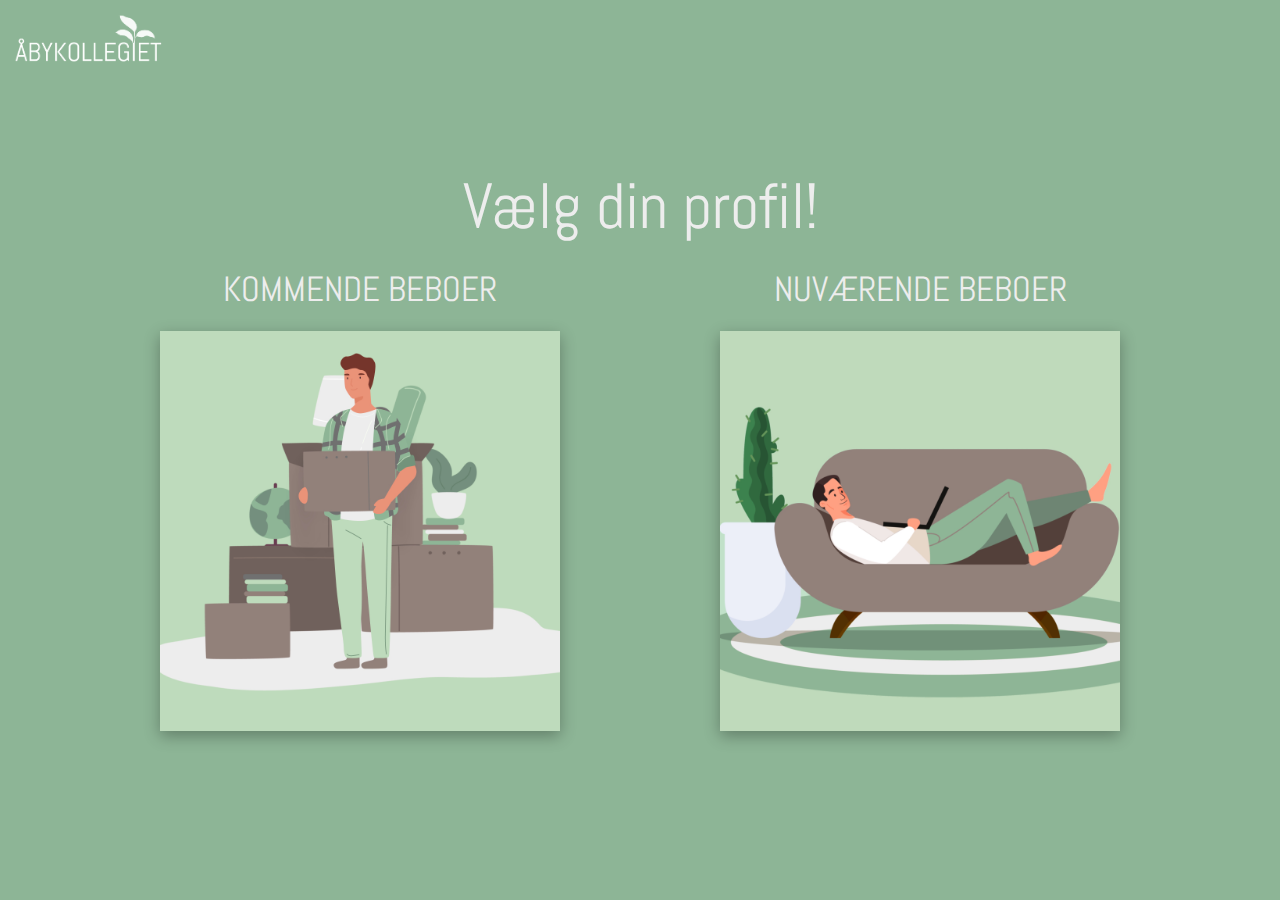
<file: index.html>
<!DOCTYPE html>
<html lang="da">
    <head>
        <title>Aabykollegiet | Hjem</title>
        <link rel="icon" href="img/icon.png" />
        <link rel="stylesheet" type="text/css" href="css/style.css" />
        <meta http-equiv="Content-Type" content="text/html;charset=utf-8" />
        <meta name="viewport" content="width=device-width,initial-scale=1" />
        <meta
            name="description"
            content="aabykollegiet kollegie for studerende"
        />
        <meta
            name="keywords"
            content="html, css, javascript, robots.txt, vaerelser, kollegie, kollegium, kollegievaerelse, værelse, kollegieværelse, aarhus, århus, studerende, studie, study, college, college room, dormitory room, dorm room, dorm, dormitory, prices, priser"
        />
        <meta
            name="author"
            content="Melina, Camilla N, Lise-May, Maja B, Jesper"
        />
        <link rel="preconnect" href="https://fonts.gstatic.com" />
        <link
            href="https://fonts.googleapis.com/css2?family=Abel&display=swap"
            rel="stylesheet"
        />
    </head>
    <body class="index_background">
        <header class="index_header">
            <a href="index.html">
                <img src="img/logo-hvid.png" alt="logo" class="logo_nav_img"
            /></a>
        </header>
        <main class="index_main">
            <h1>Vælg din profil!</h1>

            <section class="flexbox_profile">
                <article class="new_resident">
                    <h2 class="new_resident_h2">Kommende beboer</h2>
                    <a href="pages/kommende_beboere.html"
                        ><img
                            class="new_resident_img"
                            src="img/kommende_beboer.jpg"
                            alt=""
                    /></a>
                </article>
                <article class="current_resident">
                    <h2 class="current_resident_h2">Nuværende beboer</h2>
                    <a href="pages/password.html">
                        <img
                            class="current_resident_img"
                            src="img/nuvaerende_beboer.jpg"
                            alt=""
                    /></a>
                </article>
            </section>
        </main>
    </body>
</html>
</file>
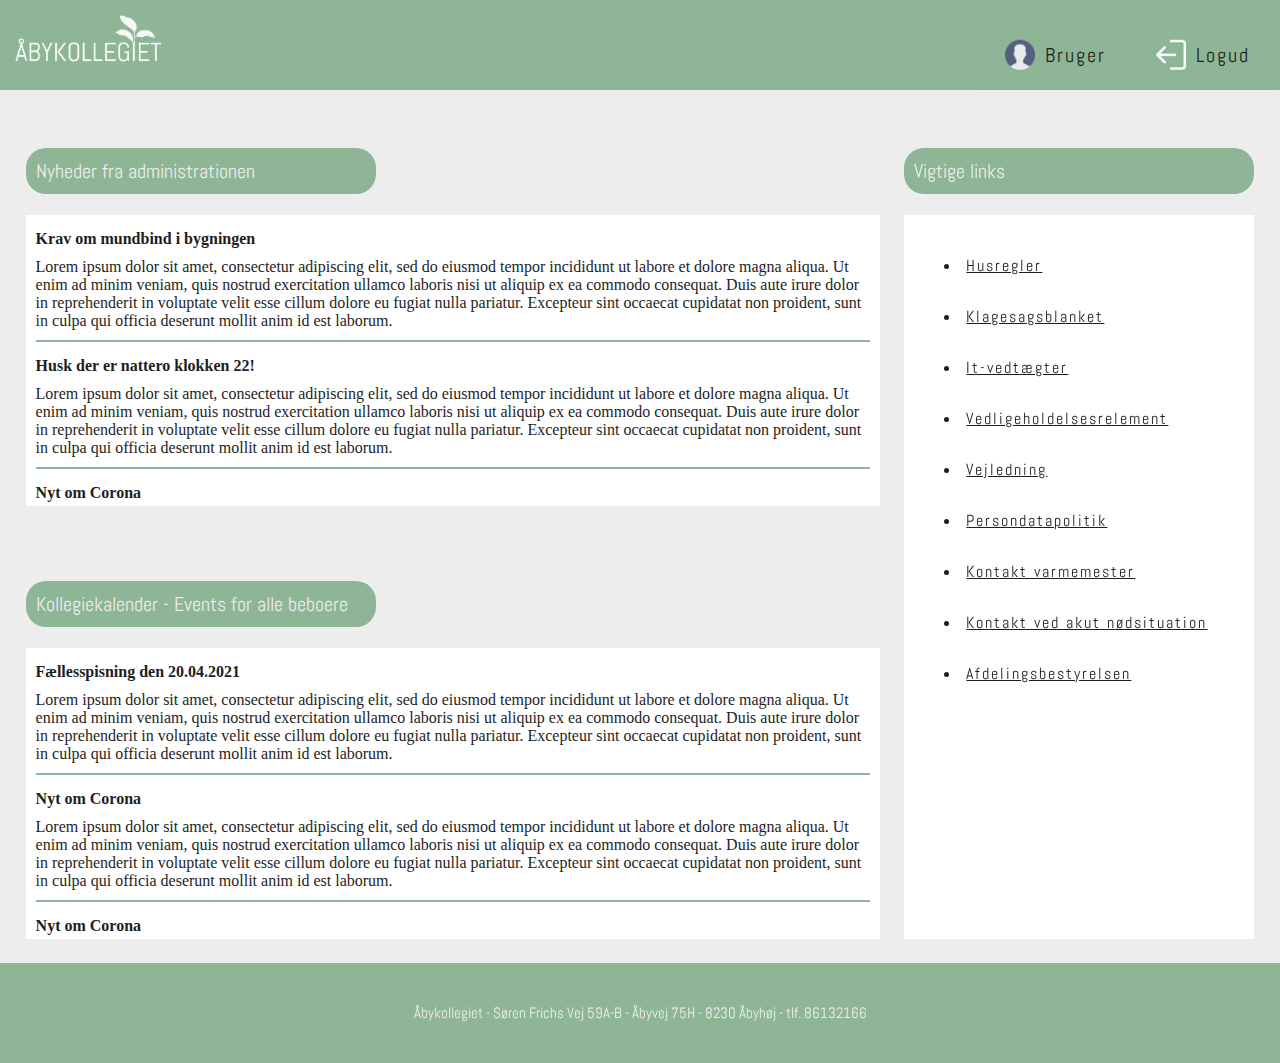
<file: pages/beboer_opslagstavle.html>
<!DOCTYPE html>
<html lang="da">
    <head>
        <title>Aabykollegiet | Beboeropslagstavle</title>
        <link rel="icon" href="../img/icon.png" />
        <link rel="stylesheet" type="text/css" href="../css/style.css" />
        <meta http-equiv="Content-Type" content="text/html;charset=utf-8" />
        <meta name="viewport" content="width=device-width,initial-scale=1" />
        <meta
            name="description"
            content="aabykollegiet kollegie for studerende"
        />
        <meta
            name="keywords"
            content="html, css, javascript, robots.txt, vaerelser, kollegie, kollegium, kollegievaerelse, værelse, kollegieværelse, aarhus, århus, studerende, studie, study, college, college room, dormitory room, dorm room, dorm, dormitory, prices, priser"
        />
        <meta
            name="author"
            content="Melina, Camilla N, Lise-May, Maja B, Jesper"
        />
        <link rel="preconnect" href="https://fonts.gstatic.com" />
        <link
            href="https://fonts.googleapis.com/css2?family=Abel&display=swap"
            rel="stylesheet"
        />
    </head>

    <body class="opslagstavle_background">
        <header class="opslagstavle_header">
            <nav>
                <div class="logo_nav">
                    <a href="../index.html">
                        <img
                            src="../img/logo-hvid.png"
                            class="logo_nav_img"
                            alt="aabykollegiet logo"
                        />
                    </a>
                </div>
                <input class="menu-btn" type="checkbox" id="menu-btn" />
                <label class="menu-icon menu-icon_white" for="menu-btn">
                    <span class="navicon navicon_white"></span
                ></label>
                <ul class="menu menu_white">
                    <li>
                        <a href="error.html">
                            <img
                                src="../img/user.png"
                                class="user_profile_img"
                                alt="aabykollegiet bruger"
                            />
                            <h6 class="opslagstavle_menu_text">Bruger</h6>
                        </a>
                    </li>
                    <li>
                        <a href="../index.html">
                            <img
                                src="../img/logout.png"
                                class="logout_img"
                                alt="logout"
                            />
                            <h6 class="opslagstavle_menu_text">Logud</h6>
                        </a>
                    </li>
                </ul>
            </nav>
        </header>
        <main>
            <!--Login-->

            <!--Login end-->

            <div class="layer"></div>
            <div class="opslagstavle_grid">
                <h4 class="heading-box h4-1">Nyheder fra administrationen</h4>
                <section class="opslagstavle_section content-1">
                    <h5>Krav om mundbind i bygningen</h5>
                    <p class="opslagstavle_text">
                        Lorem ipsum dolor sit amet, consectetur adipiscing elit,
                        sed do eiusmod tempor incididunt ut labore et dolore
                        magna aliqua. Ut enim ad minim veniam, quis nostrud
                        exercitation ullamco laboris nisi ut aliquip ex ea
                        commodo consequat. Duis aute irure dolor in
                        reprehenderit in voluptate velit esse cillum dolore eu
                        fugiat nulla pariatur. Excepteur sint occaecat cupidatat
                        non proident, sunt in culpa qui officia deserunt mollit
                        anim id est laborum.
                    </p>

                    <div class="borderline"></div>

                    <h5>Husk der er nattero klokken 22!</h5>
                    <p class="opslagstavle_text">
                        Lorem ipsum dolor sit amet, consectetur adipiscing elit,
                        sed do eiusmod tempor incididunt ut labore et dolore
                        magna aliqua. Ut enim ad minim veniam, quis nostrud
                        exercitation ullamco laboris nisi ut aliquip ex ea
                        commodo consequat. Duis aute irure dolor in
                        reprehenderit in voluptate velit esse cillum dolore eu
                        fugiat nulla pariatur. Excepteur sint occaecat cupidatat
                        non proident, sunt in culpa qui officia deserunt mollit
                        anim id est laborum.
                    </p>

                    <div class="borderline"></div>

                    <h5>Nyt om Corona</h5>
                    <p class="opslagstavle_text">
                        Lorem ipsum dolor sit amet, consectetur adipiscing elit,
                        sed do eiusmod tempor incididunt ut labore et dolore
                        magna aliqua. Ut enim ad minim veniam, quis nostrud
                        exercitation ullamco laboris nisi ut aliquip ex ea
                        commodo consequat. Duis aute irure dolor in
                        reprehenderit in voluptate velit esse cillum dolore eu
                        fugiat nulla pariatur. Excepteur sint occaecat cupidatat
                        non proident, sunt in culpa qui officia deserunt mollit
                        anim id est laborum.
                    </p>
                </section>

                <h4 class="heading-box h4-2">
                    Kollegiekalender - Events for alle beboere
                </h4>
                <section class="opslagstavle_section content-2">
                    <h5>Fællesspisning den 20.04.2021</h5>
                    <p class="opslagstavle_text">
                        Lorem ipsum dolor sit amet, consectetur adipiscing elit,
                        sed do eiusmod tempor incididunt ut labore et dolore
                        magna aliqua. Ut enim ad minim veniam, quis nostrud
                        exercitation ullamco laboris nisi ut aliquip ex ea
                        commodo consequat. Duis aute irure dolor in
                        reprehenderit in voluptate velit esse cillum dolore eu
                        fugiat nulla pariatur. Excepteur sint occaecat cupidatat
                        non proident, sunt in culpa qui officia deserunt mollit
                        anim id est laborum.
                    </p>

                    <div class="borderline"></div>

                    <h5>Nyt om Corona</h5>
                    <p class="opslagstavle_text">
                        Lorem ipsum dolor sit amet, consectetur adipiscing elit,
                        sed do eiusmod tempor incididunt ut labore et dolore
                        magna aliqua. Ut enim ad minim veniam, quis nostrud
                        exercitation ullamco laboris nisi ut aliquip ex ea
                        commodo consequat. Duis aute irure dolor in
                        reprehenderit in voluptate velit esse cillum dolore eu
                        fugiat nulla pariatur. Excepteur sint occaecat cupidatat
                        non proident, sunt in culpa qui officia deserunt mollit
                        anim id est laborum.
                    </p>

                    <div class="borderline"></div>

                    <h5>Nyt om Corona</h5>
                    <p class="opslagstavle_text">
                        Lorem ipsum dolor sit amet, consectetur adipiscing elit,
                        sed do eiusmod tempor incididunt ut labore et dolore
                        magna aliqua. Ut enim ad minim veniam, quis nostrud
                        exercitation ullamco laboris nisi ut aliquip ex ea
                        commodo consequat. Duis aute irure dolor in
                        reprehenderit in voluptate velit esse cillum dolore eu
                        fugiat nulla pariatur. Excepteur sint occaecat cupidatat
                        non proident, sunt in culpa qui officia deserunt mollit
                        anim id est laborum.
                    </p>
                </section>

                <h4 class="heading-box h4-3">Vigtige links</h4>
                <section class="opslagstavle_section_ul content-3">
                    <ul class="opslagstavle_ul">
                        <a href="error.html"><li>Husregler</li></a>
                        <a href="error.html"> <li>Klagesagsblanket</li></a>
                        <a href="error.html"> <li>It-vedtægter</li></a>
                        <a href="error.html">
                            <li>Vedligeholdelsesrelement</li></a
                        >
                        <a href="error.html"> <li>Vejledning</li></a>
                        <a href="error.html"> <li>Persondatapolitik</li></a>
                        <a href="error.html"> <li>Kontakt varmemester</li></a>
                        <a href="error.html">
                            <li>Kontakt ved akut nødsituation</li></a
                        >
                        <a href="error.html"> <li>Afdelingsbestyrelsen</li></a>
                    </ul>
                </section>
            </div>
        </main>
        <footer>
            <p class="footer_text">
                Åbykollegiet - Søren Frichs Vej 59A-B - Åbyvej 75H - 8230 Åbyhøj
                - tlf. 86132166
            </p>
        </footer>
    </body>
</html>
</file>
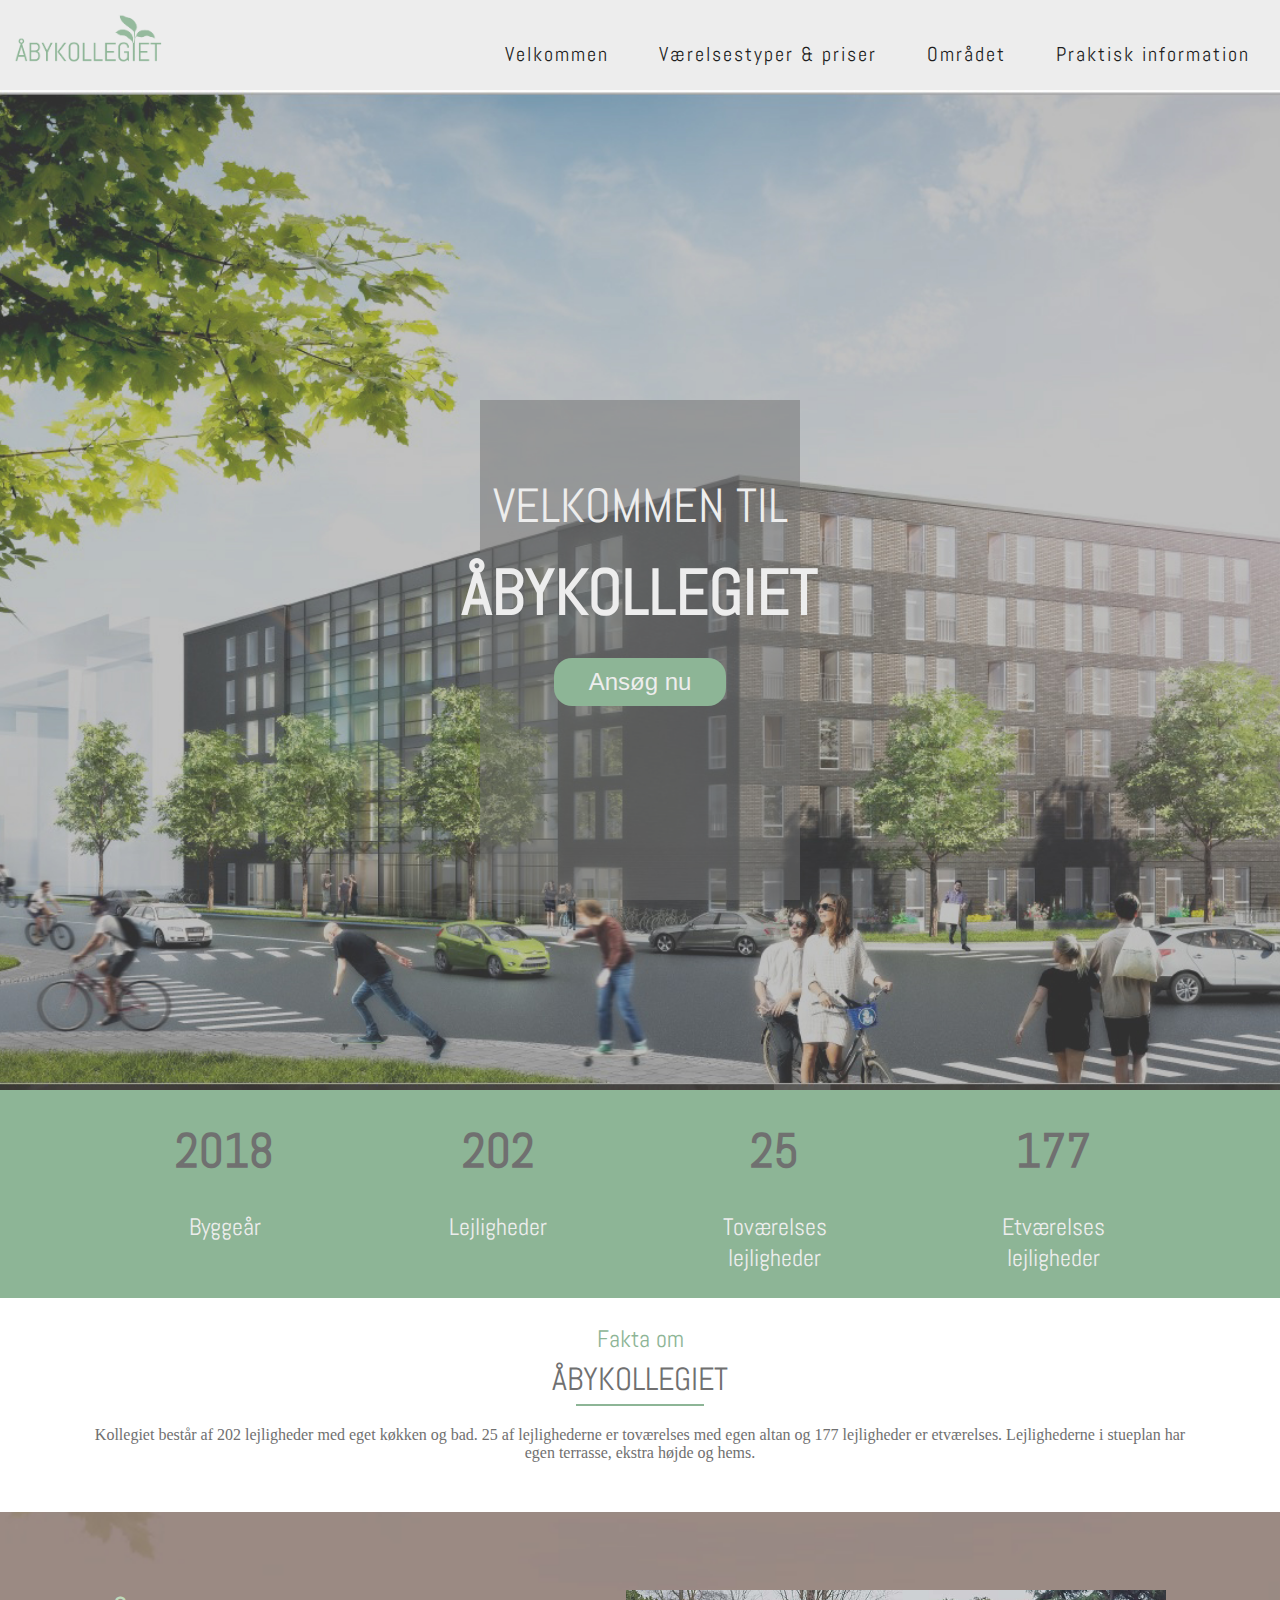
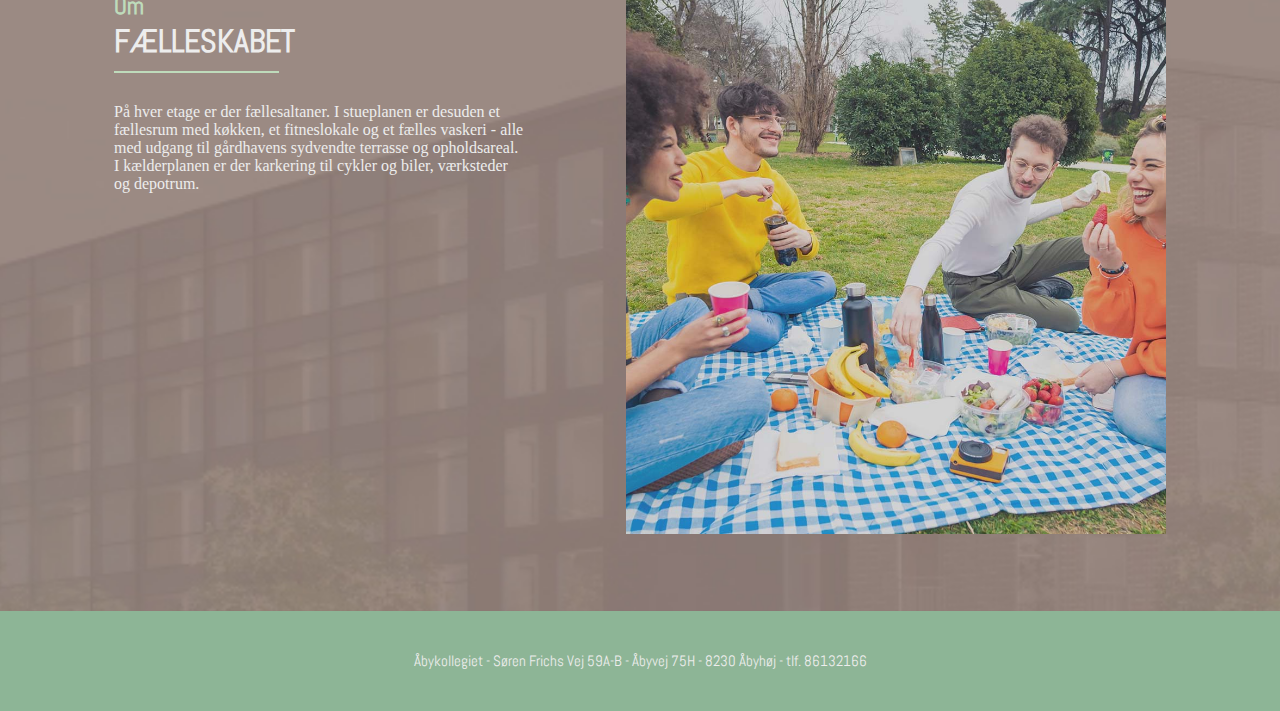
<file: pages/kommende_beboere.html>
<!DOCTYPE html>
<html lang="da">
    <head>
        <title>Aabykollegiet | Kommende beboere</title>
        <link rel="icon" href="../img/icon.png" />
        <link rel="stylesheet" type="text/css" href="../css/style.css" />
        <meta http-equiv="Content-Type" content="text/html;charset=utf-8" />
        <meta name="viewport" content="width=device-width,initial-scale=1" />
        <meta
            name="description"
            content="aabykollegiet kollegie for studerende"
        />
        <meta
            name="keywords"
            content="html, css, javascript, robots.txt, vaerelser, kollegie, kollegium, kollegievaerelse, værelse, kollegieværelse, aarhus, århus, studerende, studie, study, college, college room, dormitory room, dorm room, dorm, dormitory, prices, priser"
        />
        <meta
            name="author"
            content="Melina, Camilla N, Lise-May, Maja B, Jesper"
        />
        <link rel="preconnect" href="https://fonts.gstatic.com" />
        <link
            href="https://fonts.googleapis.com/css2?family=Abel&display=swap"
            rel="stylesheet"
        />
    </head>
    <body>
        <header>
            <nav>
                <div class="logo_nav">
                    <a href="../index.html">
                        <img
                            src="../img/logo.png"
                            class="logo_nav_img"
                            alt="aabykollegiet logo"
                        />
                    </a>
                </div>
                <input class="menu-btn" type="checkbox" id="menu-btn" />
                <label class="menu-icon" for="menu-btn"
                    ><span class="navicon"></span
                ></label>
                <ul class="menu">
                    <li>
                        <a href="kommende_beboere.html">Velkommen</a>
                    </li>
                    <li>
                        <a href="../pages/vaerelsestyper_og_priser.html"
                            >Værelsestyper & priser</a
                        >
                    </li>
                    <li>
                        <a href="../pages/omraadet.html">Området</a>
                    </li>
                    <li>
                        <a href="../pages/praktisk_information.html"
                            >Praktisk information</a
                        >
                    </li>
                </ul>
            </nav>
        </header>
        <main>
            <div class="layer"></div>

            <section class="headerimg_dorm">
                <div class="underlay_filter"></div>
                <h2 class="header_dorm_h2">Velkommen til</h2>
                <h1 class="header_dorm_h1">Åbykollegiet</h1>
                <a href="praktisk_information.html" class="apply_btn_anchor"
                    ><button class="apply_btn">Ansøg nu</button></a
                >
            </section>

            <section class="info_dorm">
                <div class="grid-container">
                    <div class="build_year">
                        <h2 class="info_dorm_h2 info_header">2018</h2>
                        <h3 class="info_dorm_h3 info_header">Byggeår</h3>
                    </div>
                    <div class="apartments">
                        <h2 class="info_dorm_h2 info_header">202</h2>
                        <h3 class="info_dorm_h3 info_header">Lejligheder</h3>
                    </div>
                    <div class="two_bed_apart">
                        <h2 class="info_dorm_h2 info_header">25</h2>
                        <h3 class="info_dorm_h3 info_header">
                            Toværelses <br />lejligheder
                        </h3>
                    </div>
                    <div class="one_bed_apart">
                        <h2 class="info_dorm_h2 info_header">177</h2>
                        <h3 class="info_dorm_h3 info_header">
                            Etværelses <br />lejligheder
                        </h3>
                    </div>
                </div>
            </section>
            <section class="facts_dorm">
                <h3 class="facts_h3 fact_header">Fakta om</h3>
                <h2 class="facts_h2 fact_header">Åbykollegiet</h2>
                <div class="facts_line"></div>
                <p class="facts_p">
                    Kollegiet består af 202 lejligheder med eget køkken og bad.
                    25 af lejlighederne er toværelses med egen altan og 177
                    lejligheder er etværelses. Lejlighederne i stueplan har egen
                    terrasse, ekstra højde og hems.
                </p>
            </section>

            <section class="community">
                <div class="community_container">
                    <div class="text_wrapper">
                        <h3 class="community_h3 community_header">Om</h3>
                        <h2 class="community_h2 community_header">
                            Fælleskabet
                        </h2>
                        <div class="community_line"></div>
                        <p class="community_p">
                            På hver etage er der fællesaltaner. I stueplanen er
                            desuden et fællesrum med køkken, et fitneslokale og
                            et fælles vaskeri - alle med udgang til gårdhavens
                            sydvendte terrasse og opholdsareal. I kælderplanen
                            er der karkering til cykler og biler, værksteder og
                            depotrum.
                        </p>
                    </div>
                    <div class="img_wrapper">
                        <img
                            src="../img/menneskerifaelleskab.jpg"
                            class="community_img"
                            alt="Åbykollegiet fællesskab"
                        /><img />
                    </div>
                </div>
            </section>
        </main>
        <footer>
            <p class="footer_text">
                Åbykollegiet - Søren Frichs Vej 59A-B - Åbyvej 75H - 8230 Åbyhøj
                - tlf. 86132166
            </p>
        </footer>
    </body>
</html>
</file>
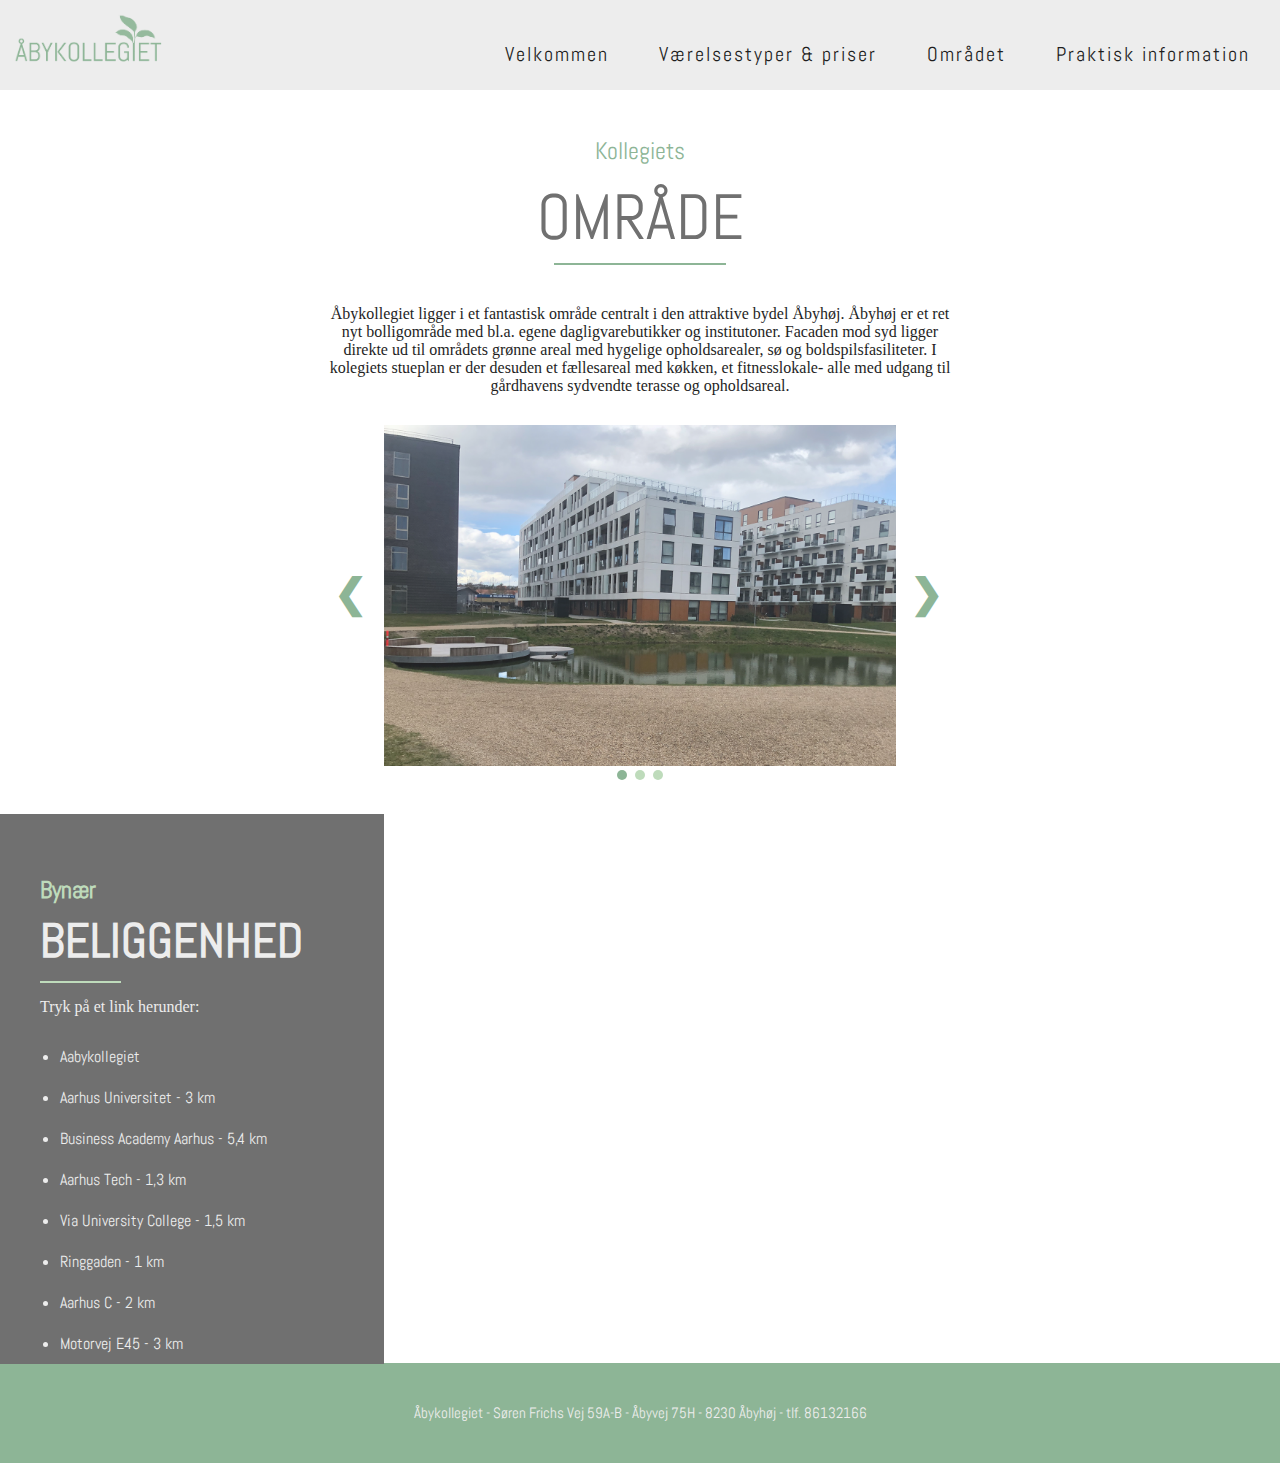
<file: pages/omraadet.html>
<!DOCTYPE html>
<html lang="da">
    <head>
        <title>Aabykollegiet | Omraadet</title>
        <link rel="icon" href="../img/icon.png" />
        <link rel="stylesheet" type="text/css" href="../css/style.css" />
        <meta http-equiv="Content-Type" content="text/html;charset=utf-8" />
        <meta name="viewport" content="width=device-width,initial-scale=1" />
        <meta
            name="description"
            content="aabykollegiet kollegie for studerende"
        />
        <meta
            name="keywords"
            content="html, css, javascript, robots.txt, vaerelser, kollegie, kollegium, kollegievaerelse, værelse, kollegieværelse, aarhus, århus, studerende, studie, study, college, college room, dormitory room, dorm room, dorm, dormitory, prices, priser"
        />
        <meta
            name="author"
            content="Melina, Camilla N, Lise-May, Maja B, Jesper"
        />
        <script src="../js/slider.js" defer></script>
        <script src="../js/map.js" defer></script>

        <link rel="preconnect" href="https://fonts.gstatic.com" />
        <link
            href="https://fonts.googleapis.com/css2?family=Abel&display=swap"
            rel="stylesheet"
        />

        <script src="https://api.mapbox.com/mapbox-gl-js/v2.1.1/mapbox-gl.js"></script>
        <link
            href="https://api.mapbox.com/mapbox-gl-js/v2.1.1/mapbox-gl.css"
            rel="stylesheet"
        />
    </head>
    <body>
        <header>
            <nav>
                <div class="logo_nav">
                    <a href="../index.html">
                        <img
                            src="../img/logo.png"
                            class="logo_nav_img"
                            alt="aabykollegiet logo"
                        />
                    </a>
                </div>
                <input class="menu-btn" type="checkbox" id="menu-btn" />
                <label class="menu-icon" for="menu-btn"
                    ><span class="navicon"></span
                ></label>
                <ul class="menu">
                    <li>
                        <a href="kommende_beboere.html">Velkommen</a>
                    </li>
                    <li>
                        <a href="../pages/vaerelsestyper_og_priser.html"
                            >Værelsestyper & priser</a
                        >
                    </li>
                    <li>
                        <a href="../pages/omraadet.html">Området</a>
                    </li>
                    <li>
                        <a href="../pages/praktisk_information.html"
                            >Praktisk information</a
                        >
                    </li>
                </ul>
            </nav>
        </header>
        <main>
            <div class="layer"></div>
            <div class="area_slideshow_container">
                <section class="area">
                    <h3 class="area_h3">Kollegiets</h3>
                    <h1 class="area_h1">Område</h1>
                    <div class="area_line"></div>
                    <p class="area_p">
                        Åbykollegiet ligger i et fantastisk område centralt i
                        den attraktive bydel Åbyhøj. Åbyhøj er et ret nyt
                        bolligområde med bl.a. egene dagligvarebutikker og
                        institutoner. Facaden mod syd ligger direkte ud til
                        områdets grønne areal med hygelige opholdsarealer, sø og
                        boldspilsfasiliteter. I kolegiets stueplan er der
                        desuden et fællesareal med køkken, et fitnesslokale-
                        alle med udgang til gårdhavens sydvendte terasse og
                        opholdsareal.
                    </p>
                </section>
                <section class="slideshow-container4">
                    <div class="mySlides4 fade">
                        <img
                            class="slide_img4"
                            alt="indretning aaby kollegievaerelse"
                            src="../img/omraede3.png"
                        />
                    </div>
                    <div class="mySlides4 fade">
                        <img
                            class="slide_img4"
                            alt="indretning aaby kollegievaerelse"
                            src="../img/omraede2.png"
                        />
                    </div>
                    <div class="mySlides4 fade">
                        <img
                            class="slide_img4"
                            alt="indretning aaby kollegievaerelse"
                            src="../img/omraede1.png"
                        />
                    </div>
                    <a class="prev4" onclick="plusSlides4(-1)">&#10094;</a>
                    <a class="next4" onclick="plusSlides4(1)">&#10095;</a>
                    <div style="text-align: center">
                        <span class="dot4" onclick="currentSlide4(1)"></span>
                        <span class="dot4" onclick="currentSlide4(2)"></span>
                        <span class="dot4" onclick="currentSlide4(3)"></span>
                    </div>
                </section>
            </div>
            <div class="location_map_container">
                <section class="location">
                    <h3 class="location_h3">Bynær</h3>
                    <h2 class="location_h2">Beliggenhed</h2>
                    <div class="location_line"></div>
                    <p class="location_p">Tryk på et link herunder:</p>
                    <ul class="location_list">
                        <li
                            data-long="10.166067076709203"
                            data-lat="56.149922650339484"
                            class="location_item"
                        >
                            Aabykollegiet
                        </li>
                        <li
                            data-long="10.202750692552613"
                            data-lat="56.16796028276756"
                            class="location_item"
                        >
                            Aarhus Universitet - 3 km
                        </li>
                        <li
                            data-long="10.158744854401869"
                            data-lat="56.119642213381205"
                            class="location_item"
                        >
                            Business Academy Aarhus - 5,4 km
                        </li>
                        <li
                            data-long="10.126102948788015"
                            data-lat="56.11442550953375"
                            class="location_item"
                        >
                            Aarhus Tech - 1,3 km
                        </li>
                        <li
                            data-long="10.152772515024827"
                            data-lat="56.11355660896364"
                            class="location_item"
                        >
                            Via University College - 1,5 km
                        </li>
                        <li
                            data-long="10.182843502408948"
                            data-lat="56.15684063401393"
                            class="location_item"
                        >
                            Ringgaden - 1 km
                        </li>
                        <li
                            data-long="10.204559258462254"
                            data-lat="56.15045325107968"
                            class="location_item"
                        >
                            Aarhus C - 2 km
                        </li>
                        <li
                            data-long="10.156061532398478"
                            data-lat="56.13579001538214"
                            class="location_item"
                        >
                            Motorvej E45 - 3 km
                        </li>
                    </ul>
                </section>
                <section class="map_section">
                    <div id="map"></div>
                </section>
            </div>
        </main>
        <footer>
            <p class="footer_text">
                Åbykollegiet - Søren Frichs Vej 59A-B - Åbyvej 75H - 8230 Åbyhøj
                - tlf. 86132166
            </p>
        </footer>
    </body>
</html>
</file>
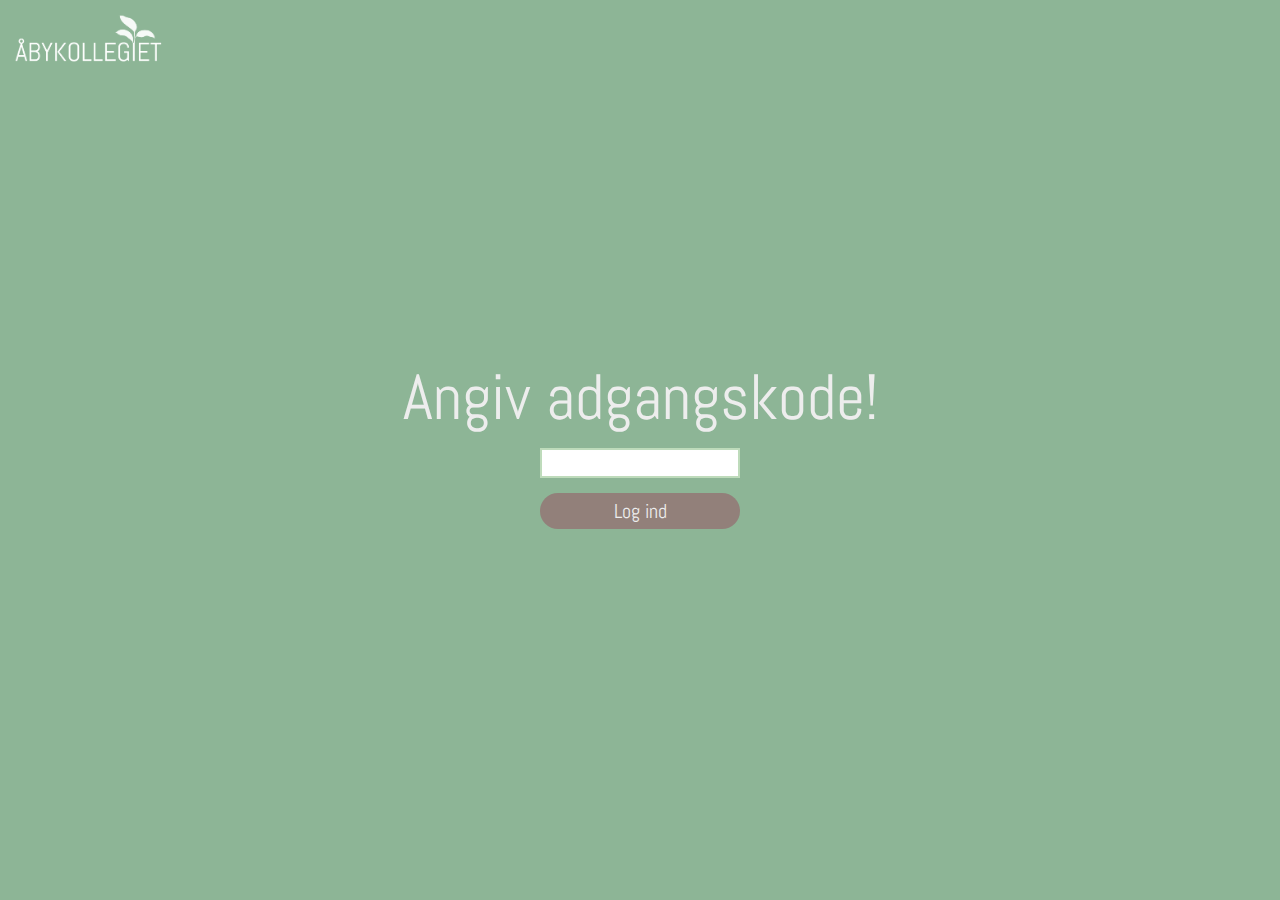
<file: pages/password.html>
<!DOCTYPE html>
<html lang="da">
    <head>
        <title>Aabykollegiet | Login</title>
        <link rel="icon" href="../img/icon.png" />
        <link rel="stylesheet" type="text/css" href="../css/style.css" />
        <meta http-equiv="Content-Type" content="text/html;charset=utf-8" />
        <meta name="viewport" content="width=device-width,initial-scale=1" />
        <meta
            name="description"
            content="aabykollegiet kollegie for studerende"
        />
        <meta
            name="keywords"
            content="html, css, javascript, robots.txt, vaerelser, kollegie, kollegium, kollegievaerelse, værelse, kollegieværelse, aarhus, århus, studerende, studie, study, college, college room, dormitory room, dorm room, dorm, dormitory, prices, priser"
        />
        <meta
            name="author"
            content="Melina, Camilla N, Lise-May, Maja B, Jesper"
        />
        <script src="../js/login.js" defer></script>
        <link rel="preconnect" href="https://fonts.gstatic.com" />
        <link
            href="https://fonts.googleapis.com/css2?family=Abel&display=swap"
            rel="stylesheet"
        />
    </head>

    <body>
        <header class="opslagstavle_header">
            <nav>
                <div class="logo_nav">
                    <a href="../index.html">
                        <img
                            src="../img/logo-hvid.png"
                            class="logo_nav_img"
                            alt="aabykollegiet logo"
                        />
                    </a>
                </div>
            </nav>
        </header>
        <main class="password_main">
            <div id="loginform">
                <h1 class="password_h1">Angiv adgangskode!</h1>
                <form id="passwordform" name="login">
                    <input
                        id="passwordinput"
                        type="password"
                        name="pass"
                        size="17"
                        onkeydown="if(event.keyCode==13) event.keyCode=9;"
                    /><br />
                    <input
                        id="loginbutton"
                        type="button"
                        value="Log ind"
                        onclick="javascript:TheLogin(this.form)"
                    />
                </form>
            </div>
        </main>
    </body>
</html>
</file>
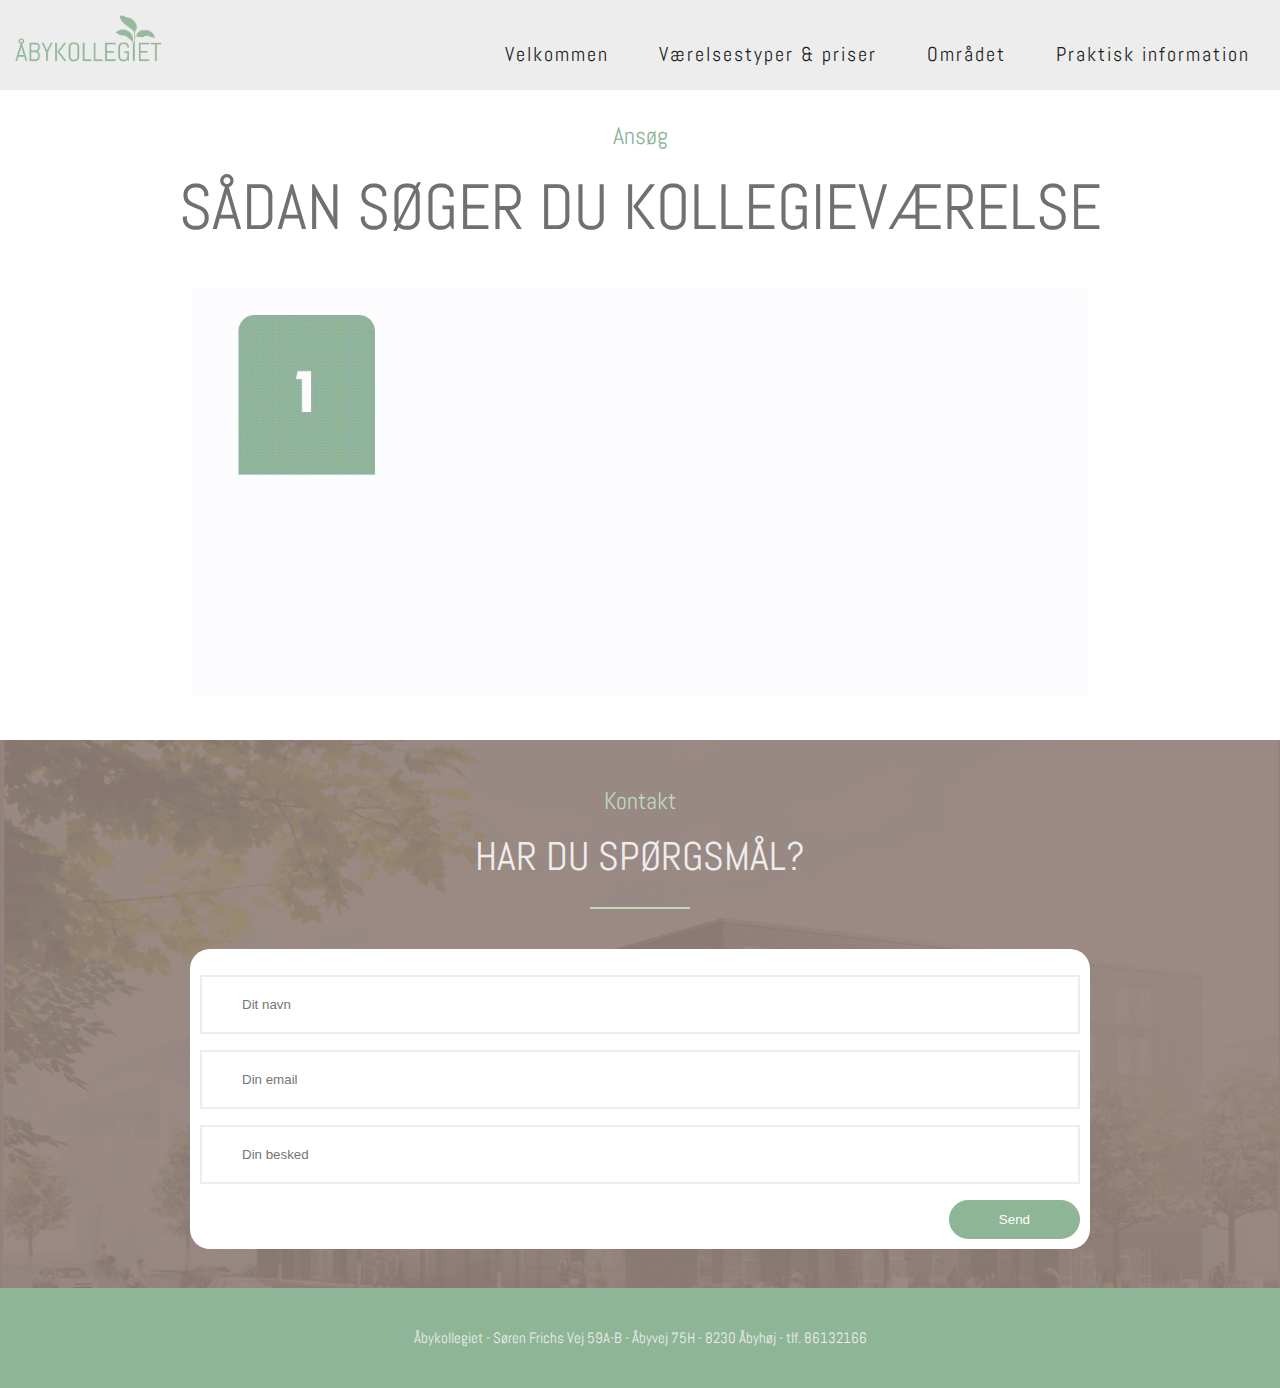
<file: pages/praktisk_information.html>
<!DOCTYPE html>
<html lang="da">
    <head>
        <title>Aabykollegiet | Praktisk info</title>
        <link rel="icon" href="../img/icon.png" />
        <link rel="stylesheet" type="text/css" href="../css/style.css" />
        <meta http-equiv="Content-Type" content="text/html;charset=utf-8" />
        <meta name="viewport" content="width=device-width,initial-scale=1" />
        <meta
            name="description"
            content="aabykollegiet kollegie for studerende"
        />
        <meta
            name="keywords"
            content="html, css, javascript, robots.txt, vaerelser, kollegie, kollegium, kollegievaerelse, værelse, kollegieværelse, aarhus, århus, studerende, studie, study, college, college room, dormitory room, dorm room, dorm, dormitory, prices, priser"
        />
        <meta
            name="author"
            content="Melina, Camilla N, Lise-May, Maja B, Jesper"
        />
        <link rel="preconnect" href="https://fonts.gstatic.com" />
        <link
            href="https://fonts.googleapis.com/css2?family=Abel&display=swap"
            rel="stylesheet"
        />
    </head>
    <body>
        <header>
            <nav>
                <div class="logo_nav">
                    <a href="../index.html">
                        <img
                            src="../img/logo.png"
                            class="logo_nav_img"
                            alt="aabykollegiet logo"
                        />
                    </a>
                </div>
                <input class="menu-btn" type="checkbox" id="menu-btn" />
                <label class="menu-icon" for="menu-btn"
                    ><span class="navicon"></span
                ></label>
                <ul class="menu">
                    <li>
                        <a href="kommende_beboere.html">Velkommen</a>
                    </li>
                    <li>
                        <a href="../pages/vaerelsestyper_og_priser.html"
                            >Værelsestyper & priser</a
                        >
                    </li>
                    <li>
                        <a href="../pages/omraadet.html">Området</a>
                    </li>
                    <li>
                        <a href="../pages/praktisk_information.html"
                            >Praktisk information</a
                        >
                    </li>
                </ul>
            </nav>
        </header>
        <main>
            <div class="layer"></div>
            
                <h3 class="ansoeg-overskrift">Ansøg</h3>
                <h1 class="ansoeg-overskrift1">SÅDAN SØGER DU KOLLEGIEVÆRELSE</h1>
                <section class="video">
                <img class="gif-mobil" src="../img/gif-mobil.gif" alt="animeret gif om hvordan man ansøger kollegievaerelse"/>
                <img class="gif-computer" src="../img/gif-computer.gif" alt="animeret gif om hvordan man ansøger kollegievaerelse "/>
                </section>
                <div class="contact-section">
                  <h3 class="kontakt-overskrift"> Kontakt</h3>
                  <h2 class="spoergmal-overskrift">HAR DU SPØRGSMÅL?</h2>
                  <div class="border"></div>
                  <form class="contact-form" action="index.html" method="post">
                    <input type="text" class="contact-form-text" placeholder="Dit navn" />
                    <input
                      type="email"
                      class="contact-form-text"
                      placeholder="Din email"
                    />
                    <input
                      class="contact-form-text"
                      placeholder="Din besked"
                    ></input>
                    <input type="submit" class="contact-form-btn" value="Send" />
                  </form>
                </div>
              </main>
        
        <footer>
            <p class="footer_text">
                Åbykollegiet - Søren Frichs Vej 59A-B - Åbyvej 75H - 8230 Åbyhøj
                - tlf. 86132166
            </p>
        </footer>
    </body>
</html>
</file>
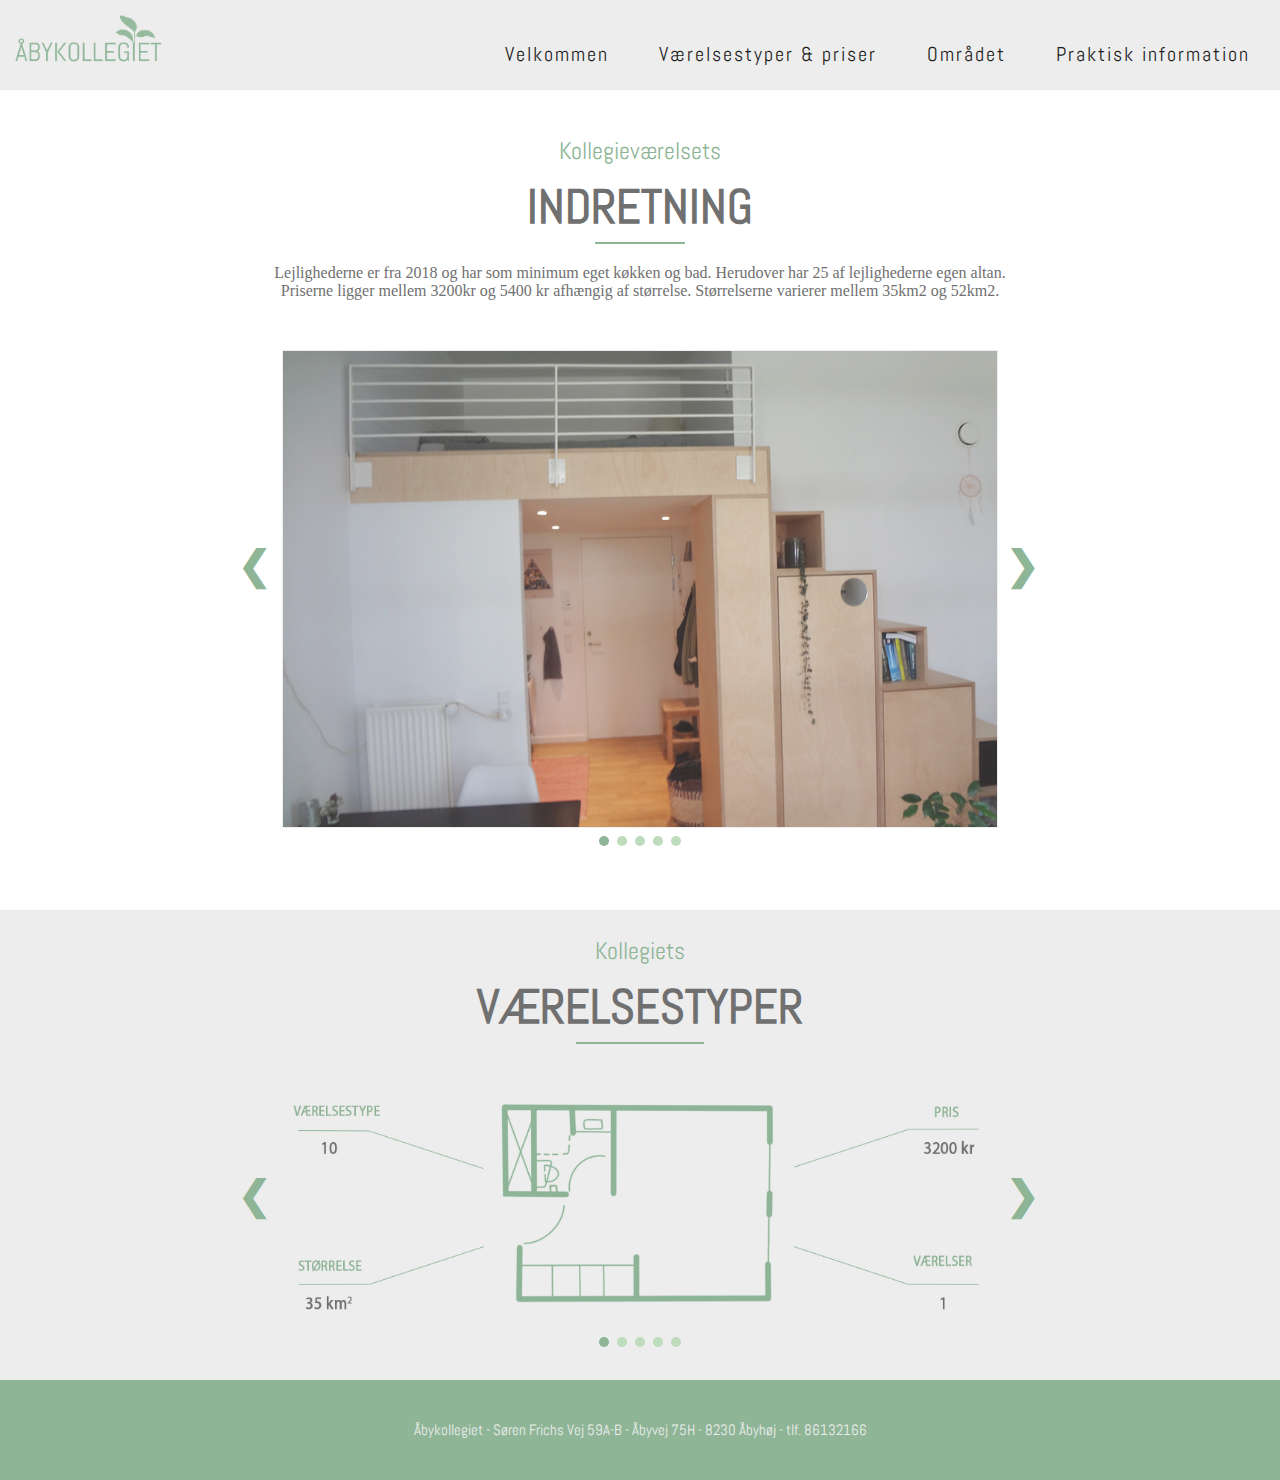
<file: pages/vaerelsestyper_og_priser.html>
<!DOCTYPE html>
<html lang="da">
    <head>
        <title>Aabykollegiet | Vaerelsestyper</title>
        <link rel="icon" href="../img/icon.png" />
        <link rel="stylesheet" type="text/css" href="../css/style.css" />
        <meta http-equiv="Content-Type" content="text/html;charset=utf-8" />
        <meta name="viewport" content="width=device-width,initial-scale=1" />
        <meta
            name="description"
            content="aabykollegiet kollegie for studerende"
        />
        <meta
            name="keywords"
            content="html, css, javascript, robots.txt, vaerelser, kollegie, kollegium, kollegievaerelse, værelse, kollegieværelse, aarhus, århus, studerende, studie, study, college, college room, dormitory room, dorm room, dorm, dormitory, prices, priser"
        />
        <meta
            name="author"
            content="Melina, Camilla N, Lise-May, Maja B, Jesper"
        />
        <script src="../js/script.js" defer></script>
        <link rel="preconnect" href="https://fonts.gstatic.com" />
        <link
            href="https://fonts.googleapis.com/css2?family=Abel&display=swap"
            rel="stylesheet"
        />
    </head>

    <body>
        <header>
            <nav>
                <div class="logo_nav">
                    <a href="../index.html">
                        <img
                            src="../img/logo.png"
                            class="logo_nav_img"
                            alt="aabykollegiet logo"
                        />
                    </a>
                </div>
                <input class="menu-btn" type="checkbox" id="menu-btn" />
                <label class="menu-icon" for="menu-btn"
                    ><span class="navicon"></span
                ></label>
                <ul class="menu">
                    <li>
                        <a href="kommende_beboere.html">Velkommen</a>
                    </li>
                    <li>
                        <a href="../pages/vaerelsestyper_og_priser.html"
                            >Værelsestyper & priser</a
                        >
                    </li>
                    <li>
                        <a href="../pages/omraadet.html">Området</a>
                    </li>
                    <li>
                        <a href="../pages/praktisk_information.html"
                            >Praktisk information</a
                        >
                    </li>
                </ul>
            </nav>
        </header>
        <main>
            <div class="layer"></div>

            <section class="indretning">
                <h3 class="h3_vaerelsestyper">Kollegieværelsets</h3>
                <h2 class="area_h1">indretning</h2>
                <div class="facts_line"></div>
                <p class="facts_p">
                    Lejlighederne er fra 2018 og har som minimum eget køkken og
                    bad. Herudover har 25 af lejlighederne egen altan. Priserne
                    ligger mellem 3200kr og 5400 kr afhængig af størrelse.
                    Størrelserne varierer mellem 35km2 og 52km2.
                </p>
            </section>

            <!-- slideshow section - indretning -->
            <section class="slideshow-container">
                <div class="mySlides fade">
                    <img
                        class="slide_img"
                        alt="indretning aaby kollegievaerelse"
                        src="../img/indretning1.png"
                    />
                </div>
                <div class="mySlides fade">
                    <img
                        class="slide_img"
                        alt="indretning aaby kollegievaerelse"
                        src="../img/indretning2.png"
                    />
                </div>
                <div class="mySlides fade">
                    <img
                        class="slide_img"
                        alt="indretning aaby kollegievaerelse"
                        src="../img/indretning3.png"
                    />
                </div>
                <div class="mySlides fade">
                    <img
                        class="slide_img"
                        alt="indretning aaby kollegievaerelse"
                        src="../img/indretning4.png"
                    />
                </div>
                <div class="mySlides fade">
                    <img
                        class="slide_img"
                        alt="indretning aaby kollegievaerelse"
                        src="../img/indretning5.png"
                    />
                </div>
                <a class="prev" onclick="plusSlides(-1)">&#10094;</a>
                <a class="next" onclick="plusSlides(1)">&#10095;</a>
                <div style="text-align: center">
                    <span class="dot" onclick="currentSlide(1)"></span>
                    <span class="dot" onclick="currentSlide(2)"></span>
                    <span class="dot" onclick="currentSlide(3)"></span>
                    <span class="dot" onclick="currentSlide(4)"></span>
                    <span class="dot" onclick="currentSlide(5)"></span>
                </div>
            </section>
            <!-- slideshow section - indretning end -->

            <div class="layer2">
                <section class="vaerelsestyper">
                    <h3 class="h3_vaerelsestyper">Kollegiets</h3>
                    <h2 class="area_h1">Værelsestyper</h2>
                    <div class="facts_line"></div>
                </section>

                <!-- slideshow section - vaerelsestyper (mobil) -->
                <section class="slideshow-container2">
                    <div class="mySlides2">
                        <img
                            class="slide_img2"
                            alt="indretning aaby kollegievaerelse"
                            src="../img/bolig10-mobil.jpg"
                        />
                    </div>
                    <div class="mySlides2">
                        <img
                            class="slide_img2"
                            alt="indretning aaby kollegievaerelse"
                            src="../img/bolig11-mobil.jpg"
                        />
                    </div>
                    <div class="mySlides2">
                        <img
                            class="slide_img2"
                            alt="indretning aaby kollegievaerelse"
                            src="../img/bolig12-mobil.png"
                        />
                    </div>
                    <div class="mySlides2">
                        <img
                            class="slide_img2"
                            alt="indretning aaby kollegievaerelse"
                            src="../img/bolig13-mobil.png"
                        />
                    </div>
                    <div class="mySlides2">
                        <img
                            class="slide_img2"
                            alt="indretning aaby kollegievaerelse"
                            src="../img/bolig14-mobil.png"
                        />
                    </div>
                    <a class="prev2" onclick="plusSlides2(-1)">&#10094;</a>
                    <a class="next2" onclick="plusSlides2(1)">&#10095;</a>
                    <div style="text-align: center">
                        <span class="dot2" onclick="currentSlide2(1)"></span>
                        <span class="dot2" onclick="currentSlide2(2)"></span>
                        <span class="dot2" onclick="currentSlide2(3)"></span>
                        <span class="dot2" onclick="currentSlide2(4)"></span>
                        <span class="dot2" onclick="currentSlide2(5)"></span>
                    </div>
                </section>
                <!-- slideshow section - vaerelsestyper end -->

                <!-- slideshow section - vaerelsestyper (pc) -->
                <section class="slideshow-container3">
                    <div class="mySlides3">
                        <img
                            class="slide_img3"
                            alt="indretning aaby kollegievaerelse"
                            src="../img/bolig10-computer.jpg"
                        />
                    </div>
                    <div class="mySlides3">
                        <img
                            class="slide_img3"
                            alt="indretning aaby kollegievaerelse"
                            src="../img/bolig11-computer.jpg"
                        />
                    </div>
                    <div class="mySlides3">
                        <img
                            class="slide_img3"
                            alt="indretning aaby kollegievaerelse"
                            src="../img/bolig12-computer.png"
                        />
                    </div>
                    <div class="mySlides3">
                        <img
                            class="slide_img3"
                            alt="indretning aaby kollegievaerelse"
                            src="../img/bolig13-computer.png"
                        />
                    </div>
                    <div class="mySlides3">
                        <img
                            class="slide_img3"
                            alt="indretning aaby kollegievaerelse"
                            src="../img/bolig14-computer.png"
                        />
                    </div>
                    <a class="prev3" onclick="plusSlides3(-1)">&#10094;</a>
                    <a class="next3" onclick="plusSlides3(1)">&#10095;</a>
                    <div style="text-align: center">
                        <span class="dot3" onclick="currentSlide3(1)"></span>
                        <span class="dot3" onclick="currentSlide3(2)"></span>
                        <span class="dot3" onclick="currentSlide3(3)"></span>
                        <span class="dot3" onclick="currentSlide3(4)"></span>
                        <span class="dot3" onclick="currentSlide3(5)"></span>
                    </div>
                </section>
                <!-- slideshow section - vaerelsestyper end -->
            </div>
        </main>
        <footer>
            <p class="footer_text">
                Åbykollegiet - Søren Frichs Vej 59A-B - Åbyvej 75H - 8230 Åbyhøj
                - tlf. 86132166
            </p>
        </footer>
    </body>
</html>
</file>
<file: css/style.css>
@charset "UTF-8";
/*---------- Sass Variabler --------- */
/*----------------------------------- */
/*------------ general -------------- */
* {
  margin: 0;
  padding: 0;
  -webkit-box-sizing: border-box;
          box-sizing: border-box;
}

body {
  font-size: 100%;
}

p {
  font-family: calibri;
  font-size: 14px;
  color: #1e1e1e;
}

.facts_p {
  padding: 20px 40px 50px 40px;
}

.layer {
  height: 90px;
  width: 100%;
}

h1 {
  font-size: 2.5em;
  font-weight: 100;
  font-family: abel;
  color: #ededed;
  padding-top: 100px;
  text-align: center;
}

h2 {
  font-size: 2.5em;
  padding-bottom: 5px;
  text-transform: uppercase;
  font-family: abel;
}

h3 {
  font-size: 1em;
  color: #8db596;
  padding: 25px 0 5px 0;
  font-family: abel;
}

h5 {
  font-family: calibri;
  font-size: 14px;
  color: #1e1e1e;
  font-weight: bold;
  margin: 5px 0 5px 0;
}

h6 {
  color: #1e1e1e;
  display: block;
  font-weight: lighter;
  font-family: Abel;
  margin-left: 10px;
  font-size: 20px;
  margin-top: 2px;
}

.facts_line {
  height: 2px;
  width: 30%;
  background-color: #8db596;
  margin: 0 auto;
}

/* ------------------------------------ */
/* ---------------- navigation -------- */
.logo_nav_img {
  position: absolute;
  right: 5px;
  width: 170px;
}

a {
  color: #1e1e1e;
  display: block;
  font-weight: lighter;
  font-family: Abel;
  letter-spacing: 2px;
}

header {
  background-color: #ededed;
  position: absolute;
  width: 100%;
  height: 90px;
  z-index: 3;
}

header ul {
  background-color: #ededed;
  list-style: none;
  margin: 0;
  overflow: hidden;
  padding: 0;
  position: absolute;
  top: 90px;
  width: 100%;
}

header li a {
  padding: 20px 20px;
  text-decoration: none;
  font-size: 20px;
}

header li a:hover,
header .menu-btn:hover {
  color: #8db596;
}

header .logo {
  display: block;
  float: left;
  padding: 5px 0 5px 20px;
  text-decoration: none;
}

header .menu {
  clear: both;
  max-height: 0;
  -webkit-transition: max-height 0.2s ease-out;
  transition: max-height 0.2s ease-out;
  background-color: #ededed;
}

header .menu-icon {
  cursor: pointer;
  display: inline-block;
  padding: 28px 20px;
  position: absolute;
  top: 50%;
  -webkit-transform: translateY(-50%);
          transform: translateY(-50%);
  -webkit-user-select: none;
     -moz-user-select: none;
      -ms-user-select: none;
          user-select: none;
}

header .menu-icon .navicon {
  background: #8db596;
  display: block;
  height: 3px;
  position: relative;
  -webkit-transition: background 0.2s ease-out;
  transition: background 0.2s ease-out;
  width: 28px;
}

header .menu-icon .navicon:before,
header .menu-icon .navicon:after {
  background: #8db596;
  content: "";
  display: block;
  height: 100%;
  position: absolute;
  -webkit-transition: all 0.2s ease-out;
  transition: all 0.2s ease-out;
  width: 100%;
}

header .menu-icon .navicon:before {
  top: 10px;
}

header .menu-icon .navicon:after {
  top: -10px;
}

header .menu-btn {
  display: none;
}

header .menu-btn:checked ~ .menu {
  max-height: 260px;
}

header .menu-btn:checked ~ .menu-icon .navicon {
  background: transparent;
}

header .menu-icon_white .navicon_white {
  background: #ededed;
}

.opslagstavle_header {
  background-color: #8db596 !important;
}

header .menu-icon_white .navicon_white:before,
header .menu-icon_white .navicon_white:after {
  background: #ededed !important;
}

header .menu-btn:checked ~ .menu-icon .navicon:before {
  -webkit-transform: rotate(-45deg);
          transform: rotate(-45deg);
}

header .menu-btn:checked ~ .menu-icon .navicon:after {
  -webkit-transform: rotate(45deg);
          transform: rotate(45deg);
}

header .menu_white {
  background-color: #8db596 !important;
}

.opslagstavle_header li a {
  display: -webkit-box;
  display: -ms-flexbox;
  display: flex;
}

header .menu-btn:checked ~ .menu-icon:not(.steps) .navicon:before,
header .menu-btn:checked ~ .menu-icon:not(.steps) .navicon:after {
  top: 0;
}

/* ------------------------------------ */
/* ------------- main index ----------- */
.index_header {
  background-color: #8db596;
}

.index_background {
  background-color: #8db596;
}

.index_main {
  background-color: #8db596;
  display: -webkit-box;
  display: -ms-flexbox;
  display: flex;
  -webkit-box-orient: vertical;
  -webkit-box-direction: normal;
      -ms-flex-direction: column;
          flex-direction: column;
  -webkit-box-align: center;
      -ms-flex-align: center;
          align-items: center;
  height: 100%;
}

.flexbox_profile {
  display: -webkit-box;
  display: -ms-flexbox;
  display: flex;
  -webkit-box-orient: vertical;
  -webkit-box-direction: normal;
      -ms-flex-direction: column;
          flex-direction: column;
  -webkit-box-align: center;
      -ms-flex-align: center;
          align-items: center;
  width: 100%;
}

.new_resident_h2,
.current_resident_h2 {
  font-size: 20px;
  font-weight: 100;
  text-align: center;
  color: #ededed;
  padding: 20px 0 10px 0;
}

.new_resident_img,
.current_resident_img {
  width: 200px;
  -webkit-box-shadow: 0 5px 15px rgba(0, 0, 0, 0.3);
          box-shadow: 0 5px 15px rgba(0, 0, 0, 0.3);
}

.current_resident_img {
  margin-bottom: 50px;
}

/* ---- main beboer opslagstavle ------ */
/* -- main vaerelsestyoer og priser --- */
.slideshow-container,
.slideshow-container2,
.slideshow-container3,
.slideshow-container4 {
  text-align: center;
  width: 80%;
  margin-left: 10%;
  margin-right: 10%;
}

.mySlides,
.mySlides2,
.mySlides3,
.mySlides4 {
  display: -webkit-box;
  display: -ms-flexbox;
  display: flex;
  display: none;
  -webkit-box-orient: horizontal;
  -webkit-box-direction: normal;
      -ms-flex-direction: row;
          flex-direction: row;
}

.mySlides:first-child {
  display: block;
}

.mySlides2:first-child {
  display: block;
}

.mySlides3:first-child {
  display: block;
}

.mySlides4:first-child {
  display: block;
}

.slide_img,
.slide_img2,
.slide_img3,
.slide_img4 {
  width: 100%;
  border: 1px solid #ededed;
}

.slide_img2,
.slide_img3,
.slide_img4 {
  border: none;
}

.slider_information {
  padding-left: 7%;
  padding-top: 12%;
}

.prev,
.next,
.prev3,
.next3,
.prev4,
.next4 {
  cursor: pointer;
  position: absolute;
  margin-top: -36%;
  width: 15%;
  padding: 16px;
  color: #8db596;
  font-weight: bold;
  font-size: 18px;
  -webkit-transition: 0.6s ease;
  transition: 0.6s ease;
  border-radius: 0 3px 3px 0;
  -webkit-user-select: none;
     -moz-user-select: none;
      -ms-user-select: none;
          user-select: none;
}

.prev4,
.next4 {
  margin-top: -36%;
  width: 15%;
}

.prev2,
.next2 {
  cursor: pointer;
  position: absolute;
  margin-top: -80% !important;
  width: 15%;
  padding: 16px;
  color: #8db596;
  font-weight: bold;
  font-size: 18px;
  -webkit-transition: 0.6s ease;
  transition: 0.6s ease;
  border-radius: 0 3px 3px 0;
  -webkit-user-select: none;
     -moz-user-select: none;
      -ms-user-select: none;
          user-select: none;
}

.next,
.next2,
.next3,
.next4 {
  right: 0;
  border-radius: 3px 0 0 3px;
}

.prev,
.prev2,
.prev3,
.prev4 {
  left: 0;
  border-radius: 3px 0 0 3px;
}

.dot,
.dot2,
.dot3,
.dot4 {
  cursor: pointer;
  height: 10px;
  width: 10px;
  margin: 0 2px;
  background-color: #bedbbb;
  border-radius: 50%;
  display: inline-block;
  -webkit-transition: background-color 0.6s ease;
  transition: background-color 0.6s ease;
}

.dot4 {
  margin-bottom: 30px;
}

.active,
.dot:hover {
  background-color: #8db596;
}

.active2,
.dot2:hover {
  background-color: #8db596;
}

.active3,
.dot3:hover {
  background-color: #8db596;
}

.active4,
.dot4:hover {
  background-color: #8db596;
}

.fade {
  -webkit-animation-name: fade;
  -webkit-animation-duration: 1.5s;
  animation-name: fade;
  animation-duration: 1.5s;
}

@-webkit-keyframes fade {
  from {
    opacity: 0.4;
  }
  to {
    opacity: 1;
  }
}

@keyframes fade {
  from {
    opacity: 0.4;
  }
  to {
    opacity: 1;
  }
}

.slideshow-container3 {
  display: none;
}

.indretning,
.vaerelsestyper {
  text-align: center;
}

.facts_p {
  padding: 20px 40px 50px 40px;
}

.layer2 {
  background-color: #ededed;
  margin: 30px 0 0 0;
  padding-bottom: 10px;
}

/* ------------------------------------ */
/* ---- login ------ */
#loginform {
  margin: 0 auto;
}

#passwordform {
  margin-top: 10px;
  text-align: center;
}

#passwordinput {
  width: 200px;
  height: 30px;
  font-size: 30px;
  border: 2px solid #bedbbb;
  text-align: center;
}

#loginbutton {
  width: 200px;
  margin: 15px auto 15px auto;
  background-color: #92807a;
  color: #ededed;
  border: 0;
  border-radius: 20px;
  font-family: abel;
  font-size: 20px;
  font-weight: 100;
  padding: 5px;
}

.password_main {
  -webkit-box-pack: center;
      -ms-flex-pack: center;
          justify-content: center;
  height: 100vh;
  background-color: #8db596;
  display: -webkit-box;
  display: -ms-flexbox;
  display: flex;
  -webkit-box-orient: vertical;
  -webkit-box-direction: normal;
      -ms-flex-direction: column;
          flex-direction: column;
  -webkit-box-align: center;
      -ms-flex-align: center;
          align-items: center;
}

.password_h1 {
  padding: 0;
}

/* ------------------------------------ */
/* ---- main beboer opslagstavle ------ */
.opslagstavle_background {
  background-color: #ededed;
}

.opslagstavle_section {
  background-color: white;
  margin: 2%;
  width: 96%;
  padding: 10px;
  height: 300px;
  overflow-y: scroll;
}

.opslagstavle_section::-webkit-scrollbar {
  width: 6px;
  height: 12px;
  background-color: transparent;
}

.opslagstavle_section::-webkit-scrollbar-thumb {
  position: absolute;
  background: #707070;
  border-radius: 20px;
}

.heading-box {
  background-color: #8db596;
  color: #ededed;
  border-radius: 20px;
  font-family: abel;
  font-size: 20px;
  font-weight: 100;
  padding: 10px;
  margin: 30px 2% 20px 2%;
  width: 96%;
}

.borderline {
  height: 2px;
  background-color: #8db596;
  width: 100%;
  margin: 5px 0 15px 0;
}

.user_profile_img,
.logout_img {
  width: 30px;
  height: 30px;
}

.opslagstavle_section_ul {
  background-color: white;
  margin: 2%;
  width: 96%;
  padding: 10px;
}

.opslagstavle_menu_text {
  -webkit-box-align: center;
      -ms-flex-align: center;
          align-items: center;
}

.opslagstavle_text,
.opslagstavle_ul {
  margin: 10px 0 10px 0;
}

.opslagstavle_ul {
  font-family: calibri;
  font-size: 14px;
  color: #1e1e1e;
  list-style-position: inside;
}

.opslagstavle_ul li {
  margin: 10px;
}

/* ------------------------------------ */
/* ------------------------------------ */
/* ---- Main kommende beboer  ------ */
.headerimg_dorm {
  height: 390px;
  background-image: url("../img/headerimg-kollegie.jpg");
  background-position: center;
  background-size: 160%;
  background-repeat: no-repeat;
  display: -webkit-box;
  display: -ms-flexbox;
  display: flex;
  -webkit-box-orient: vertical;
  -webkit-box-direction: normal;
      -ms-flex-direction: column;
          flex-direction: column;
  -webkit-box-align: center;
      -ms-flex-align: center;
          align-items: center;
  -webkit-box-pack: center;
      -ms-flex-pack: center;
          justify-content: center;
}

.underlay_filter {
  background-color: #707070;
  height: 250px;
  width: 200px;
  position: absolute;
  left: 50%;
  -webkit-transform: translateX(-50%);
          transform: translateX(-50%);
  top: 160px;
  opacity: 0.5;
}

.header_dorm_h1 {
  color: #ededed;
  padding: 0;
  text-transform: uppercase;
  z-index: 1;
  padding: 10px 0 25px 0;
}

.header_dorm_h2 {
  color: #ededed;
  font-weight: 100;
  text-align: center;
  z-index: 1;
}

.apply_btn {
  background-color: #8db596;
  color: #ededed;
  padding: 5px 32px;
  cursor: pointer;
  border: none;
  border-radius: 18px;
}

.apply_btn_anchor {
  z-index: 1;
}

.info_dorm {
  background-color: #8db596;
  padding: 20px 0 20px 0;
}

.grid-container {
  display: -ms-grid;
  display: grid;
  -ms-grid-columns: 1fr 1fr;
      grid-template-columns: 1fr 1fr;
  -ms-grid-rows: 1fr 1fr;
      grid-template-rows: 1fr 1fr;
  gap: 0px 0px;
      grid-template-areas: "build_year apartments" "two_bed_apart one_bed_apart";
}

.build_year {
  -ms-grid-row: 1;
  -ms-grid-column: 1;
  grid-area: build_year;
}

.apartments {
  -ms-grid-row: 1;
  -ms-grid-column: 2;
  grid-area: apartments;
}

.two_bed_apart {
  -ms-grid-row: 2;
  -ms-grid-column: 1;
  grid-area: two_bed_apart;
}

.one_bed_apart {
  -ms-grid-row: 2;
  -ms-grid-column: 2;
  grid-area: one_bed_apart;
}

.info_header {
  text-align: center;
}

.info_dorm_h2 {
  color: #707070;
  padding-top: 10px;
  font-weight: bolder;
}

.info_dorm_h3 {
  color: #ededed;
  font-weight: 100;
}

/* ------------------------------------ */
/* -- Fact Section - Kommende beboere-- */
.fact_header,
.facts_p {
  color: #707070;
  text-align: center;
  font-weight: 100;
}

.facts_h3 {
  color: #8db596;
  padding: 25px 0 5px 0;
}

.facts_h2 {
  font-size: 2em;
  padding-bottom: 5px;
  text-transform: uppercase;
}

.facts_line {
  height: 2px;
  width: 30%;
  background-color: #8db596;
  margin: 0 auto;
}

.facts_p {
  padding: 20px 40px 50px 40px;
}

/* ------------------------------------ */
/* ----------- Om Fællesskabet -------- */
.community {
  background-image: url(../img/bagground-forside-beboer.jpg);
  background-size: 250%;
  background-position: center;
  -o-object-fit: cover;
     object-fit: cover;
  background-repeat: no-repeat;
}

.community_container {
  width: 80%;
  display: -webkit-box;
  display: -ms-flexbox;
  display: flex;
  -webkit-box-orient: vertical;
  -webkit-box-direction: normal;
      -ms-flex-direction: column;
          flex-direction: column;
  margin: 0 auto;
}

.community_header {
  text-align: left;
}

.community_h2 {
  font-size: 2em;
  text-transform: uppercase;
  color: #ededed;
  padding-bottom: 10px;
}

.community_h3 {
  color: #bedbbb;
  padding: 20px 0 0 0;
}

.community_line {
  height: 2px;
  width: 35%;
  background-color: #bedbbb;
}

.community_p {
  color: #ededed;
  padding: 30px 0 30px 0;
}

.community_img {
  height: 100%;
  width: 100%;
  padding-bottom: 50px;
}

/*---- Området ----*/
#map {
  width: 414px;
  height: 300px;
  margin: auto;
}

.area_h3 {
  text-align: center;
  color: #8db596;
  padding-top: 25px;
  margin-top: 20px;
  font-weight: 100;
}

.area_h1 {
  text-align: center;
  color: #707070;
  text-transform: uppercase;
  padding: 5px 0 5px 0;
}

.area_line {
  height: 2px;
  width: 20%;
  background-color: #8db596;
  margin: 0 auto;
}

.area_p {
  padding: 40px 40px 30px 40px;
  text-align: center;
}

.slideshow-container,
.slideshow-container2 {
  text-align: center;
  width: 80%;
  margin-left: 10%;
  margin-right: 10%;
  padding-bottom: 30px;
}

.mySlides,
.mySlides2 {
  display: -webkit-box;
  display: -ms-flexbox;
  display: flex;
  display: none;
  -webkit-box-orient: horizontal;
  -webkit-box-direction: normal;
      -ms-flex-direction: row;
          flex-direction: row;
}

.mySlides:first-child {
  display: block;
}

.mySlides2:first-child {
  display: block;
}

.slide_img,
.slide_img2 {
  width: 100%;
}

.slider_information {
  padding-left: 7%;
  padding-top: 12%;
}

.prev,
.next,
.prev2,
.next2 {
  cursor: pointer;
  position: absolute;
  margin-top: -36%;
  width: 15%;
  padding: 16px;
  color: #8db596;
  font-weight: bold;
  font-size: 18px;
  -webkit-transition: 0.6s ease;
  transition: 0.6s ease;
  border-radius: 0 3px 3px 0;
  -webkit-user-select: none;
     -moz-user-select: none;
      -ms-user-select: none;
          user-select: none;
}

.next,
.next2 {
  right: 0;
  border-radius: 3px 0 0 3px;
}

.prev,
.prev2 {
  left: 0;
  border-radius: 3px 0 0 3px;
}

.dot,
.dot2 {
  cursor: pointer;
  height: 10px;
  width: 10px;
  margin: 0 2px;
  background-color: #bedbbb;
  border-radius: 50%;
  display: inline-block;
  -webkit-transition: background-color 0.6s ease;
  transition: background-color 0.6s ease;
}

.active,
.dot:hover {
  background-color: #8db596;
}

.active2,
.dot2:hover {
  background-color: #8db596;
}

.fade {
  -webkit-animation-name: fade;
  -webkit-animation-duration: 1.5s;
  animation-name: fade;
  animation-duration: 1.5s;
}

@-webkit-keyframes fade {
  from {
    opacity: 0.4;
  }
  to {
    opacity: 1;
  }
}

@keyframes fade {
  from {
    opacity: 0.4;
  }
  to {
    opacity: 1;
  }
}

/*--- Slideshow stop - omraadet ---*/
/*--- Location ---*/
.location {
  background-color: #707070;
  padding-left: 30px;
}

.location_h2 {
  text-transform: uppercase;
  color: #ededed;
  padding: 0 0 10px 10px;
  font-size: 2.5em;
}

.location_h3 {
  color: #bedbbb;
  padding: 20px 0 5px 10px;
}

.location_line {
  height: 2px;
  width: 35%;
  background-color: #bedbbb;
  margin-left: 10px;
}

.location_p {
  margin: 15px 0 0 10px;
  color: #ededed;
}

.location_list {
  color: #ededed;
  padding: 30px 0 40px 30px;
}

.location_item {
  font-family: Abel;
  margin-bottom: 20px;
  cursor: pointer;
}

/*-----------------*/
/*--- Praktisk information ---*/
.ansoeg-overskrift1 {
  font-weight: 100;
  color: #707070;
  padding-top: 10px;
  text-align: center;
}

.ansoeg-overskrift {
  font-weight: 100;
  color: #8db596;
  padding-top: 30px;
  text-align: center;
}

.spoergmal-overskrift {
  font-weight: 100;
  color: #ededed;
  padding-top: 10px;
  text-align: center;
  font-size: 2em;
}

.kontakt-overskrift {
  font-weight: 100;
  color: #bedbbb;
  padding-top: 5px;
  text-align: center;
}

.gif-mobil {
  margin-top: 40px;
  margin-bottom: 40px;
  margin-left: 20%;
  position: relative;
  width: 60%;
  height: auto;
}

.gif-computer {
  display: none;
}

/*contact us section */
.contact-section {
  background: url(..//img/bagground-forside-beboer.jpg) no-repeat center;
  background-size: cover;
  padding: 40px 0;
}

.contact-section h1 {
  text-align: center;
  color: #ddd;
}

.border {
  width: 100px;
  height: 2px;
  background: #bedbbb;
  margin: 20px auto;
  margin-bottom: 40px;
}

.contact-form {
  max-width: 900px;
  padding: 10px 10px;
  overflow: hidden;
  background-color: white;
  border-radius: 20px;
  margin-right: 20px;
  margin-left: 20px;
}

.contact-form-text {
  display: block;
  width: 100%;
  -webkit-box-sizing: border-box;
          box-sizing: border-box;
  border: 2px solid #ededed;
  margin: 16px 0;
  background: white;
  padding: 20px 40px;
  outline: #8db596;
  color: #ddd;
  -webkit-transition: 0.5s;
  transition: 0.5s;
}

.contact-form-text:focus {
  -webkit-box-shadow: 0 0 10px 4px #ededed;
          box-shadow: 0 0 10px 4px #ededed;
}

textarea.contact-form-text {
  resize: none;
  height: 120px;
}

.contact-form-btn {
  float: right;
  border: 0;
  background: #8db596;
  color: #fff;
  padding: 12px 50px;
  border-radius: 20px;
  cursor: pointer;
  -webkit-transition: 0.5s;
  transition: 0.5s;
}

.contact-form-btn:hover {
  background: #bedbbb;
}

.error_body {
  margin: auto 5%;
}

.error_page {
  height: 100vh;
  text-align: center;
  -webkit-box-pack: center;
      -ms-flex-pack: center;
          justify-content: center;
  -webkit-box-align: center;
      -ms-flex-align: center;
          align-items: center;
  display: -webkit-box;
  display: -ms-flexbox;
  display: flex;
  -webkit-box-orient: vertical;
  -webkit-box-direction: normal;
      -ms-flex-direction: column;
          flex-direction: column;
}

.error_btn {
  width: 260px;
  height: 40px;
  margin: 5px auto 10px auto;
  background-color: #92807a;
  color: #ededed;
  border: 0;
  border-radius: 20px;
  font-family: abel;
  font-size: 23px;
  font-weight: 100;
  padding: 5px;
}

.error_img {
  width: 100%;
  display: block;
  margin: 0 auto;
  padding: 30px 0 50px 0;
}

.error_title {
  color: #1e1e1e;
}

/* ------------------------------------ */
/* ---------------- footer ------------ */
footer {
  background: #8db596;
  height: 100px;
  width: 100%;
  margin-top: -1px;
  padding: 30px 20px 0 20px;
}

.footer_text {
  font-family: abel;
  color: #ededed !important;
  text-align: center;
  font-size: 15px;
  text-decoration: none;
}

/* ------------------------------------ */
/* --- mediaquery ipad og tablets ----- */
@media screen and (min-width: 672px) and (max-width: 950px) {
  /* --- main index (ipad og tablets) --- */
  .logo_nav_img {
    left: 5px;
  }
  .logo_nav_img {
    position: relative;
  }
  .index_main {
    -webkit-box-pack: center;
        -ms-flex-pack: center;
            justify-content: center;
    height: 100vh;
  }
  .flexbox_profile {
    -webkit-box-orient: horizontal;
    -webkit-box-direction: normal;
        -ms-flex-direction: row;
            flex-direction: row;
    -webkit-box-pack: space-evenly;
        -ms-flex-pack: space-evenly;
            justify-content: space-evenly;
  }
  .new_resident_h2,
  .current_resident_h2 {
    font-size: 25px;
  }
  .new_resident_img,
  .current_resident_img {
    width: 300px;
  }
  .current_resident_img {
    margin-bottom: 0;
  }
  /* ------------------------------------ */
  /*------------ general -------------- */
  h1 {
    padding-top: 0;
    font-size: 4em;
  }
  h2 {
    font-size: 1.5em;
  }
  h3 {
    font-size: 1.5em;
  }
  p {
    font-size: 1em;
  }
  /* ------------------------------------ */
  /* --- navigation (ipad og tablets) --- */
  header li {
    float: left;
  }
  header li a {
    padding: 20px 10px 20px 10px;
    font-size: 16px;
  }
  header .menu {
    clear: none;
    float: right;
    max-height: none;
    position: absolute;
    right: 10px;
    top: 50%;
    -webkit-transform: translateY(-36%);
            transform: translateY(-36%);
    background-color: transparent;
  }
  header .menu-icon {
    display: none;
  }
  header ul {
    width: auto;
  }
  .logo_nav {
    float: left;
  }
  .last_child {
    padding-right: 5px;
  }
  /* -- main vaerelsestyper og priser (ipad og tablets) --- */
  .slideshow-container2 {
    display: none;
  }
  .slideshow-container3 {
    display: block;
  }
  .prev,
  .next {
    margin-top: -34%;
    font-size: 40px;
  }
  .prev3,
  .next3 {
    margin-top: -21%;
    font-size: 40px;
  }
  /* ------------------------------------ */
  /* ---- main beboer opslagstavle (ipad og tablets) ------ */
  h6 {
    font-size: 18px;
  }
  /* ------------------------------------ */
  /* --Kommende beboer-- */
  .headerimg_dorm {
    height: 790px;
  }
  .underlay_filter {
    top: 300px;
    height: 400px;
    width: 300px;
  }
  .header_dorm_h1 {
    font-weight: 900;
  }
  .apply_btn {
    padding: 10px 35px;
    font-size: 1.5em;
  }
  /*--- Info Section ---*/
  .grid-container {
    display: -webkit-box;
    display: -ms-flexbox;
    display: flex;
    -webkit-box-pack: space-evenly;
        -ms-flex-pack: space-evenly;
            justify-content: space-evenly;
  }
  /*--- Fact Section ---*/
  .facts_line {
    width: 20%;
  }
  /*--- community ---*/
  .community {
    height: 500px;
    display: -webkit-box;
    display: -ms-flexbox;
    display: flex;
    -webkit-box-align: center;
        -ms-flex-align: center;
            align-items: center;
  }
  .community_h3 {
    padding-top: 0;
  }
  .community_line {
    width: 25%;
    margin: 0;
  }
  .community_p {
    padding-bottom: 0;
  }
  .community_img {
    -o-object-fit: cover;
       object-fit: cover;
    padding: 0;
  }
  .community_container {
    width: 100%;
    max-height: 100%;
    display: -webkit-box;
    display: -ms-flexbox;
    display: flex;
    -webkit-box-orient: horizontal;
    -webkit-box-direction: normal;
        -ms-flex-direction: row;
            flex-direction: row;
    -webkit-box-pack: center;
        -ms-flex-pack: center;
            justify-content: center;
  }
  .text_wrapper {
    display: block;
    padding: 25px;
    width: 50%;
  }
  .img_wrapper {
    padding: 25px;
    width: 50%;
  }
  /* ------------------------------------ */
  /* ------------------------------------ */
  /*--- Omraade - area section ---*/
  .area_line {
    width: 30%;
  }
  .area_p {
    padding: 50px 80px 40px 80px;
  }
  /* ------------------------------------ */
  /*--- Omraade - location section ---*/
  .location {
    padding-left: 70px;
  }
  .location_h2 {
    font-size: 4em;
  }
  .prev4,
  .next4 {
    margin-top: -32%;
    font-size: 40px;
  }
  /*--- Omraade - map section ---*/
  #map {
    width: 100%;
    height: 600px;
  }
  /* --- praktisk information (ipad og tablets) --- */
  .contact-form {
    margin-right: 20px;
    margin-left: 20px;
  }
  .gif-mobil {
    display: none;
  }
  .gif-computer {
    width: 70%;
    height: auto;
    display: initial;
    margin-left: 15%;
    margin-top: 40px;
    margin-bottom: 40px;
  }
  .spoergmal-overskrift {
    font-size: 3em;
  }
  .error_btn {
    width: 245px;
    margin: 5px 10px 10px auto;
    font-size: 21px;
  }
  .error_img {
    width: 70%;
  }
  /* --- footer (ipad og tablets) ------- */
  footer {
    padding: 40px 20px 0 20px;
    height: 200px;
  }
}

/* ------------------------------------ */
/* ------ mediaquery desktop ---------- */
@media screen and (min-width: 951px) {
  /* ------- main index (desktop)-------- */
  .logo_nav_img {
    left: 5px;
  }
  .index_main {
    -webkit-box-pack: center;
        -ms-flex-pack: center;
            justify-content: center;
    height: 100vh;
  }
  .flexbox_profile {
    -webkit-box-orient: horizontal;
    -webkit-box-direction: normal;
        -ms-flex-direction: row;
            flex-direction: row;
    -webkit-box-pack: space-evenly;
        -ms-flex-pack: space-evenly;
            justify-content: space-evenly;
  }
  h1 {
    padding-top: 0;
    font-size: 3.5em;
  }
  .new_resident_h2,
  .current_resident_h2 {
    font-size: 35px;
    margin-bottom: 10px;
  }
  .new_resident_img,
  .current_resident_img {
    width: 400px;
    -webkit-transition: -webkit-transform 0.2s;
    transition: -webkit-transform 0.2s;
    transition: transform 0.2s;
    transition: transform 0.2s, -webkit-transform 0.2s;
    margin: 0;
  }
  .current_resident_img:hover {
    -webkit-transform: scale(1.1);
            transform: scale(1.1);
    margin: 0;
  }
  .new_resident_img:hover {
    -webkit-transform: scale(1.1);
            transform: scale(1.1);
    margin: 0;
  }
  /* ------------------------------------ */
  /*------------ general -------------- */
  h1 {
    font-size: 4em;
  }
  h2 {
    font-size: 2em;
  }
  h3 {
    font-size: 1.5em;
  }
  h5 {
    font-size: 16px;
  }
  p {
    font-size: 16px;
  }
  /* ------------------------------------ */
  /* ------------------------------------ */
  /* ------- navigation (desktop) ------- */
  header li {
    float: left;
  }
  header li a {
    padding-left: 30px;
  }
  header .menu {
    clear: none;
    float: right;
    max-height: none;
    position: absolute;
    right: 10px;
    top: 50%;
    -webkit-transform: translateY(-36%);
            transform: translateY(-36%);
  }
  header .menu-icon {
    display: none;
  }
  header ul {
    width: auto;
  }
  .logo_nav {
    float: left;
  }
  .last_child {
    padding-right: 5px;
  }
  /* --Kommende beboer-- */
  /* --Kommende beboer-- */
  .headerimg_dorm {
    height: 1000px;
    background-size: cover;
  }
  .underlay_filter {
    top: 400px;
    height: 500px;
    width: 320px;
  }
  .header_dorm_h1 {
    font-weight: 900;
  }
  .apply_btn {
    padding: 10px 35px;
    font-size: 1.5em;
  }
  /*--- Info Section ---*/
  .grid-container {
    display: -webkit-box;
    display: -ms-flexbox;
    display: flex;
    -webkit-box-pack: space-evenly;
        -ms-flex-pack: space-evenly;
            justify-content: space-evenly;
  }
  /*--- Fact Section ---*/
  .facts_line {
    width: 10%;
  }
  .facts_p {
    padding: 20px 80px 50px 80px;
  }
  /*--- community ---*/
  .community {
    height: 700px;
    display: -webkit-box;
    display: -ms-flexbox;
    display: flex;
    -webkit-box-align: center;
        -ms-flex-align: center;
            align-items: center;
  }
  .community_h3 {
    padding: 0;
    margin: 0;
  }
  .community_line {
    width: 40%;
    padding: 0;
  }
  .community_p {
    padding-bottom: 0;
  }
  .community_img {
    -o-object-fit: cover;
       object-fit: cover;
    padding: 0;
  }
  .community_container {
    width: 100%;
    max-height: 100%;
    display: -webkit-box;
    display: -ms-flexbox;
    display: flex;
    -webkit-box-orient: horizontal;
    -webkit-box-direction: normal;
        -ms-flex-direction: row;
            flex-direction: row;
    -webkit-box-pack: center;
        -ms-flex-pack: center;
            justify-content: center;
  }
  .text_wrapper {
    display: block;
    padding: 50px;
    width: 40%;
  }
  .img_wrapper {
    padding: 50px;
    width: 50%;
  }
  /* -- main vaerelsestyper og priser (desktop) --- */
  .h3_vaerelsestyper {
    margin-top: 20px;
    font-size: 1.5em;
    font-weight: 100;
  }
  h2 {
    font-size: 3em;
  }
  .layer2 {
    padding-bottom: 30px;
  }
  .slideshow-container2 {
    display: none;
  }
  .slideshow-container3 {
    display: block;
    padding-top: 40px;
  }
  .slide_img,
  .slide_img3 {
    width: 70%;
  }
  .indretning {
    width: 70%;
    margin: 0 auto;
  }
  .prev,
  .next {
    margin-top: -24%;
    width: 40%;
    font-size: 40px;
  }
  .prev3,
  .next3 {
    margin-top: -14%;
    width: 40%;
    font-size: 40px;
  }
  .prev4,
  .next4 {
    font-size: 40px;
  }
  /* ------------------------------------ */
  /* ---- main beboer opslagstavle (desktop) ------ */
  .opslagstavle_grid {
    display: -ms-grid;
    display: grid;
    -ms-grid-columns: 4fr 1fr;
        grid-template-columns: 4fr 1fr;
    grid-column-gap: 2%;
    grid-row-gap: 2%;
    padding: 2%;
    -ms-grid-rows: 1fr 3fr 1fr 3fr;
        grid-template-rows: 1fr 3fr 1fr 3fr;
    margin-top: -2%;
    width: 100%;
    height: 100vh;
        grid-template-areas: "h4-1 h4-3" "content-1 content-3" "h4-2 content-3" "content-2 content-3";
  }
  .h4-1 {
    -ms-grid-row: 1;
    -ms-grid-column: 1;
    grid-area: h4-1;
  }
  .h4-2 {
    -ms-grid-row: 3;
    -ms-grid-column: 1;
    grid-area: h4-2;
  }
  .h4-3 {
    -ms-grid-row: 1;
    -ms-grid-column: 2;
    grid-area: h4-3;
  }
  .content-1 {
    -ms-grid-row: 2;
    -ms-grid-column: 1;
    grid-area: content-1;
    margin-top: 0;
  }
  .content-2 {
    -ms-grid-row: 4;
    -ms-grid-column: 1;
    grid-area: content-2;
    margin-top: 0;
  }
  .content-3 {
    -ms-grid-row: 2;
    -ms-grid-row-span: 3;
    -ms-grid-column: 2;
    grid-area: content-3;
    margin-top: 0;
  }
  .opslagstavle_section {
    margin: 0;
    width: 100%;
    height: 100%;
  }
  .heading-box {
    margin: 58px 0 4px 0;
    width: 350px;
  }
  .opslagstavle_section_ul {
    margin: 0%;
    width: 100%;
  }
  .opslagstavle_ul li {
    margin: 30px;
  }
  .opslagstavle_ul {
    font-size: 16px;
  }
  /* ------------------------------------ */
  /* ------------------------------------ */
  /*--- Omraade ---*/
  .area_slideshow_container {
    width: 50%;
    margin: auto;
  }
  /*--- Area section ---*/
  .area_p {
    padding: 40px 0 30px 0;
  }
  .area_line {
    width: 27%;
  }
  /*--- Slideshow section ---*/
  .slideshow-container2 {
    width: 100%;
    padding-bottom: 40px;
    margin: 0;
  }
  .prev2,
  .next2 {
    margin-top: -18%;
    width: 45%;
  }
  .prev4,
  .next4 {
    margin-top: -17%;
    width: 55%;
  }
  /*--- Map & location ---*/
  .location_map_container {
    display: -webkit-box;
    display: -ms-flexbox;
    display: flex;
    width: 100%;
  }
  /*--- Location section ---*/
  .location {
    width: 30%;
    height: 550px;
  }
  .location_h3 {
    padding-top: 60px;
  }
  .location_h2 {
    font-size: 3em;
  }
  .location_line {
    width: 23%;
  }
  /*------------------------*/
  /*----- Map section -----*/
  .map_section {
    width: 70%;
  }
  #map {
    width: 100%;
    height: 100%;
  }
  /*-----------------------*/
  /* ------- praktisk information (desktop)-------- */
  .contact-form {
    margin: auto;
  }
  .gif-mobil {
    display: none;
  }
  .gif-computer {
    width: 70%;
    height: auto;
    display: initial;
    margin-left: 15%;
    margin-top: 40px;
    margin-bottom: 40px;
  }
  .spoergmal-overskrift {
    font-size: 2.5em;
  }
  /* ------ mediaquery desktop ---------- */
  .error_img {
    width: 40%;
  }
  /* ------------------------------------ */
  /* ---------- footer (desktop) -------- */
  footer {
    padding: 40px 20px 0 20px;
  }
}

/* ------------------------------------ */
/*# sourceMappingURL=style.css.map */
</file>
